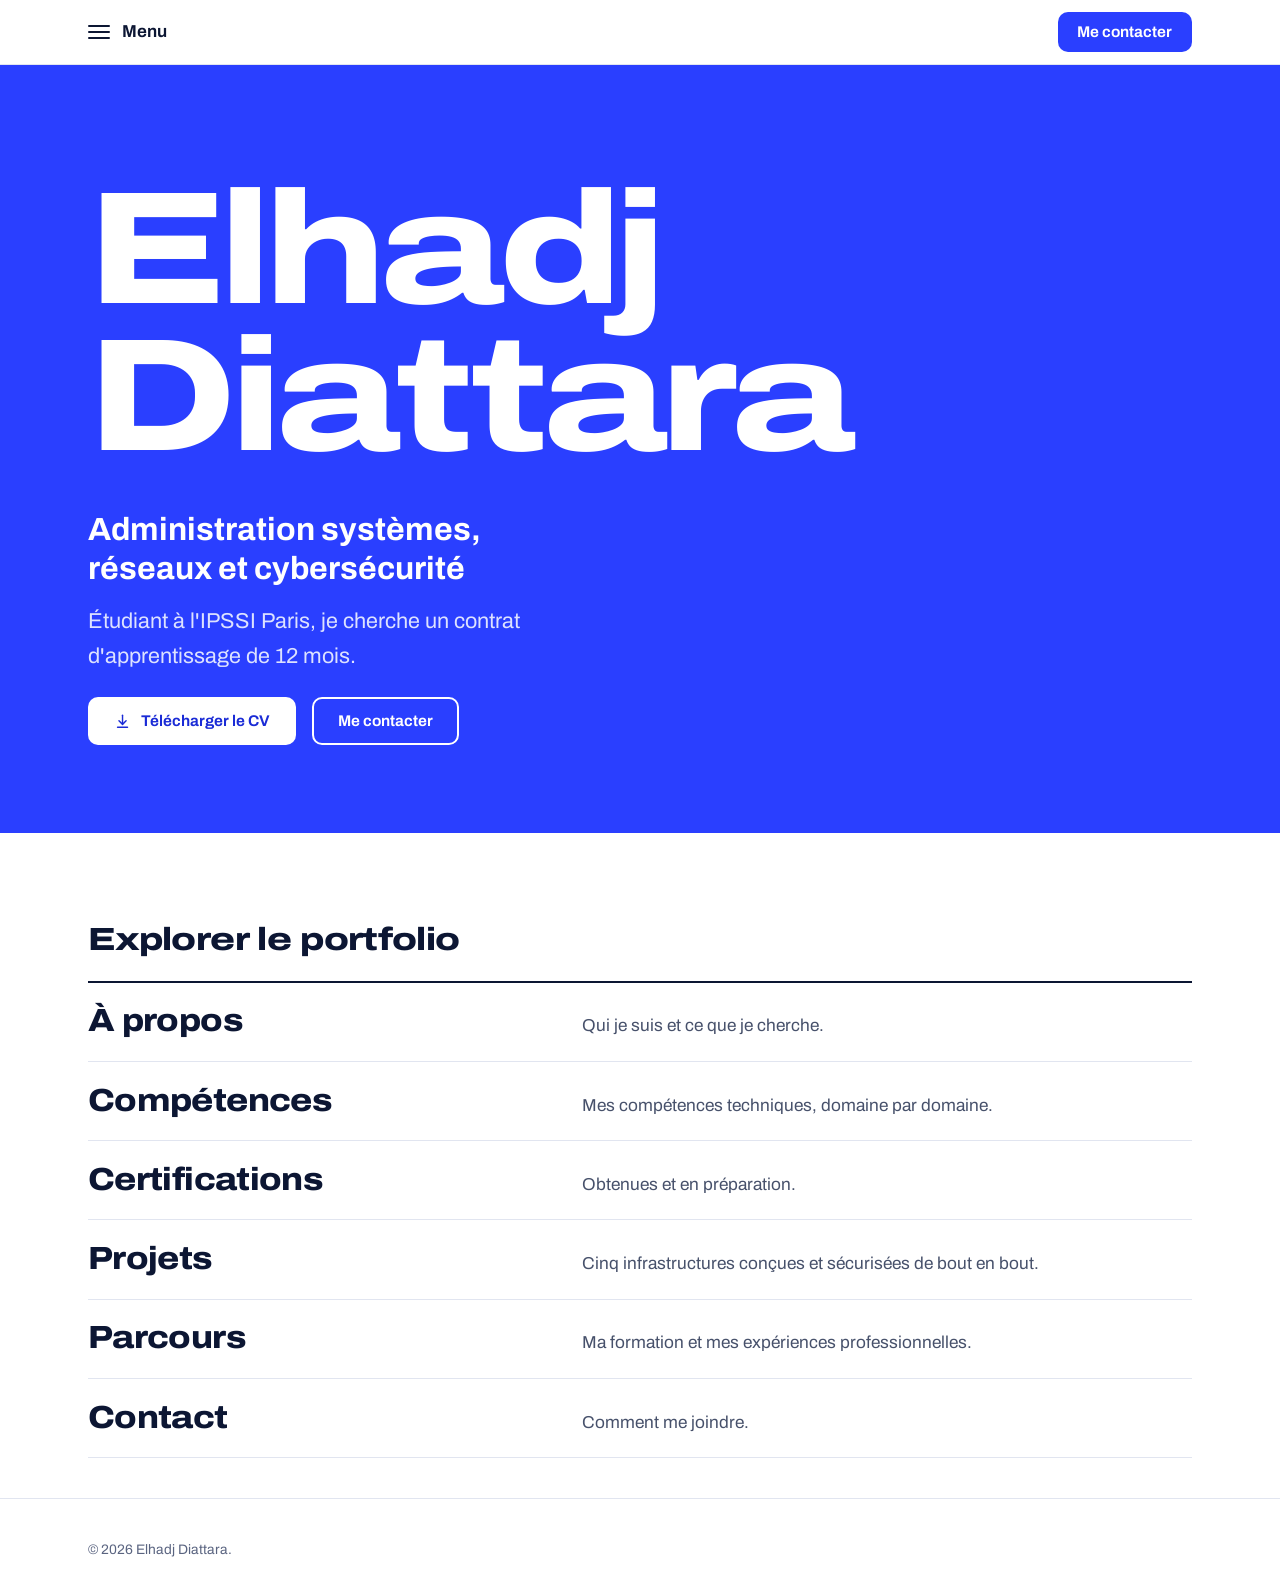
<file: index.html>
<!DOCTYPE html>
<html lang="fr">
<head>
  <meta charset="UTF-8" />
  <meta name="viewport" content="width=device-width, initial-scale=1.0" />
  <title>Elhadj Diattara — Administration Systèmes, Réseaux &amp; Cybersécurité</title>
  <meta name="description" content="Portfolio d'Elhadj Diattara, étudiant en Administration Systèmes, Réseaux et Cybersécurité à l'IPSSI Paris. Projets, compétences et certifications." />

  <link rel="stylesheet" href="css/variables.css" />
  <link rel="stylesheet" href="css/reset.css" />
  <link rel="stylesheet" href="css/base.css" />
  <link rel="stylesheet" href="css/animations.css" />
  <link rel="stylesheet" href="css/components.css" />
  <link rel="stylesheet" href="css/pages.css" />
</head>
<body>

  <!-- 
      EN-TÊTE : le bouton Menu est un élément <details> natif,
        identique sur ordinateur et sur mobile.
        -->
  <header class="header">
    <div class="container header__row">
      <details class="menu">
        <summary class="menu__button">
          <span class="menu__bars" aria-hidden="true"><span></span><span></span><span></span></span>
          <span>Menu</span>
        </summary>
        <nav class="menu__panel" aria-label="Navigation principale">
          <a href="index.html">Accueil</a>
          <a href="about.html">À propos</a>
          <a href="skills.html">Compétences</a>
          <a href="certifications.html">Certifications</a>
          <a href="projects.html">Projets</a>
          <a href="parcours.html">Parcours</a>
          <a href="contact.html">Contact</a>
        </nav>
      </details>
      <a class="btn btn--primary btn--sm" href="contact.html">Me contacter</a>
    </div>
  </header>

  
    
      
        
  <main id="top">       
    <section class="hero">
      <div class="container">
        <h1 class="hero__name">
          <span class="hero__line"><span>Elhadj</span></span>
          <span class="hero__line"><span>Diattara</span></span>
        </h1>
        <p class="hero__role">Administration systèmes, réseaux et cybersécurité</p>
        <p class="hero__text">Étudiant à l'IPSSI Paris, je cherche un contrat d'apprentissage de 12 mois.</p>
        <div class="hero__actions">
          <a href="assets/cv/CV_Elhadj_Diattara.pdf" download class="btn btn--light">
            <svg class="icon"><use href="#icon-download"></use></svg>
            Télécharger le CV
          </a>
          <a href="contact.html" class="btn btn--outline-light">Me contacter</a>
        </div>
      </div>
    </section>

    <!-- 
        LISTE DES PAGES
          -->
    <section class="section">
      <div class="container">
        <h2 class="explore__title">Explorer le portfolio</h2>
        <nav class="explore" aria-label="Pages du portfolio">
          <a class="explore__item" href="about.html">
            <span class="explore__name">À propos</span>
            <span class="explore__desc">Qui je suis et ce que je cherche.</span>
          </a>
          <a class="explore__item" href="skills.html">
            <span class="explore__name">Compétences</span>
            <span class="explore__desc">Mes compétences techniques, domaine par domaine.</span>
          </a>
          <a class="explore__item" href="certifications.html">
            <span class="explore__name">Certifications</span>
            <span class="explore__desc">Obtenues et en préparation.</span>
          </a>
          <a class="explore__item" href="projects.html">
            <span class="explore__name">Projets</span>
            <span class="explore__desc">Cinq infrastructures conçues et sécurisées de bout en bout.</span>
          </a>
          <a class="explore__item" href="parcours.html">
            <span class="explore__name">Parcours</span>
            <span class="explore__desc">Ma formation et mes expériences professionnelles.</span>
          </a>
          <a class="explore__item" href="contact.html">
            <span class="explore__name">Contact</span>
            <span class="explore__desc">Comment me joindre.</span>
          </a>
        </nav>
      </div>
    </section>

    <footer class="page-foot">
      <div class="container">
        <div class="page-foot__copyright">© <span data-current-year></span> Elhadj Diattara.</div>
      </div>
    </footer>
  </main>

  
       
       
  <!--Pour mes icônes, j’ai utilisé des SVG, des dessins faits en code. 
  Je les définis une fois en bas de la page, dans une boîte cachée, 
  et chaque bouton les réutilise avec une ligne "use". 
  Elles ne demandent aucun fichier à télécharger et prennent la couleur du texte-->

  <!--viewBox="0 0 24 24" : la grille de dessin, un carré de 24 sur 24.-->
  <!--path d="..." : les consignes de dessin.-->
  <svg style="position:absolute; width:0; height:0; overflow:hidden" aria-hidden="true">
    <defs>
      <symbol id="icon-download" viewBox="0 0 24 24"><path d="M12 3v12"/><polyline points="7 11 12 16 17 11"/><line x1="5" y1="20" x2="19" y2="20"/></symbol>
      <symbol id="icon-file-text" viewBox="0 0 24 24"><path d="M6 3h8l5 5v13a1 1 0 0 1-1 1H6a1 1 0 0 1-1-1V4a1 1 0 0 1 1-1z"/><polyline points="14 3 14 8 19 8"/><line x1="8" y1="13" x2="16" y2="13"/><line x1="8" y1="16.5" x2="14" y2="16.5"/></symbol>
      <symbol id="icon-send" viewBox="0 0 24 24"><line x1="21" y1="3" x2="10" y2="14"/><polygon points="21 3 14.5 21 10 14 3 9.5 21 3"/></symbol>
      <symbol id="icon-chevron-down" viewBox="0 0 24 24"><polyline points="6 9 12 15 18 9"/></symbol>
      <symbol id="icon-check" viewBox="0 0 24 24"><polyline points="5 12 10 17 19 7"/></symbol>
    </defs>
  </svg>

  <script src="js/menu.js" defer></script>
</body>
</html>
</file>
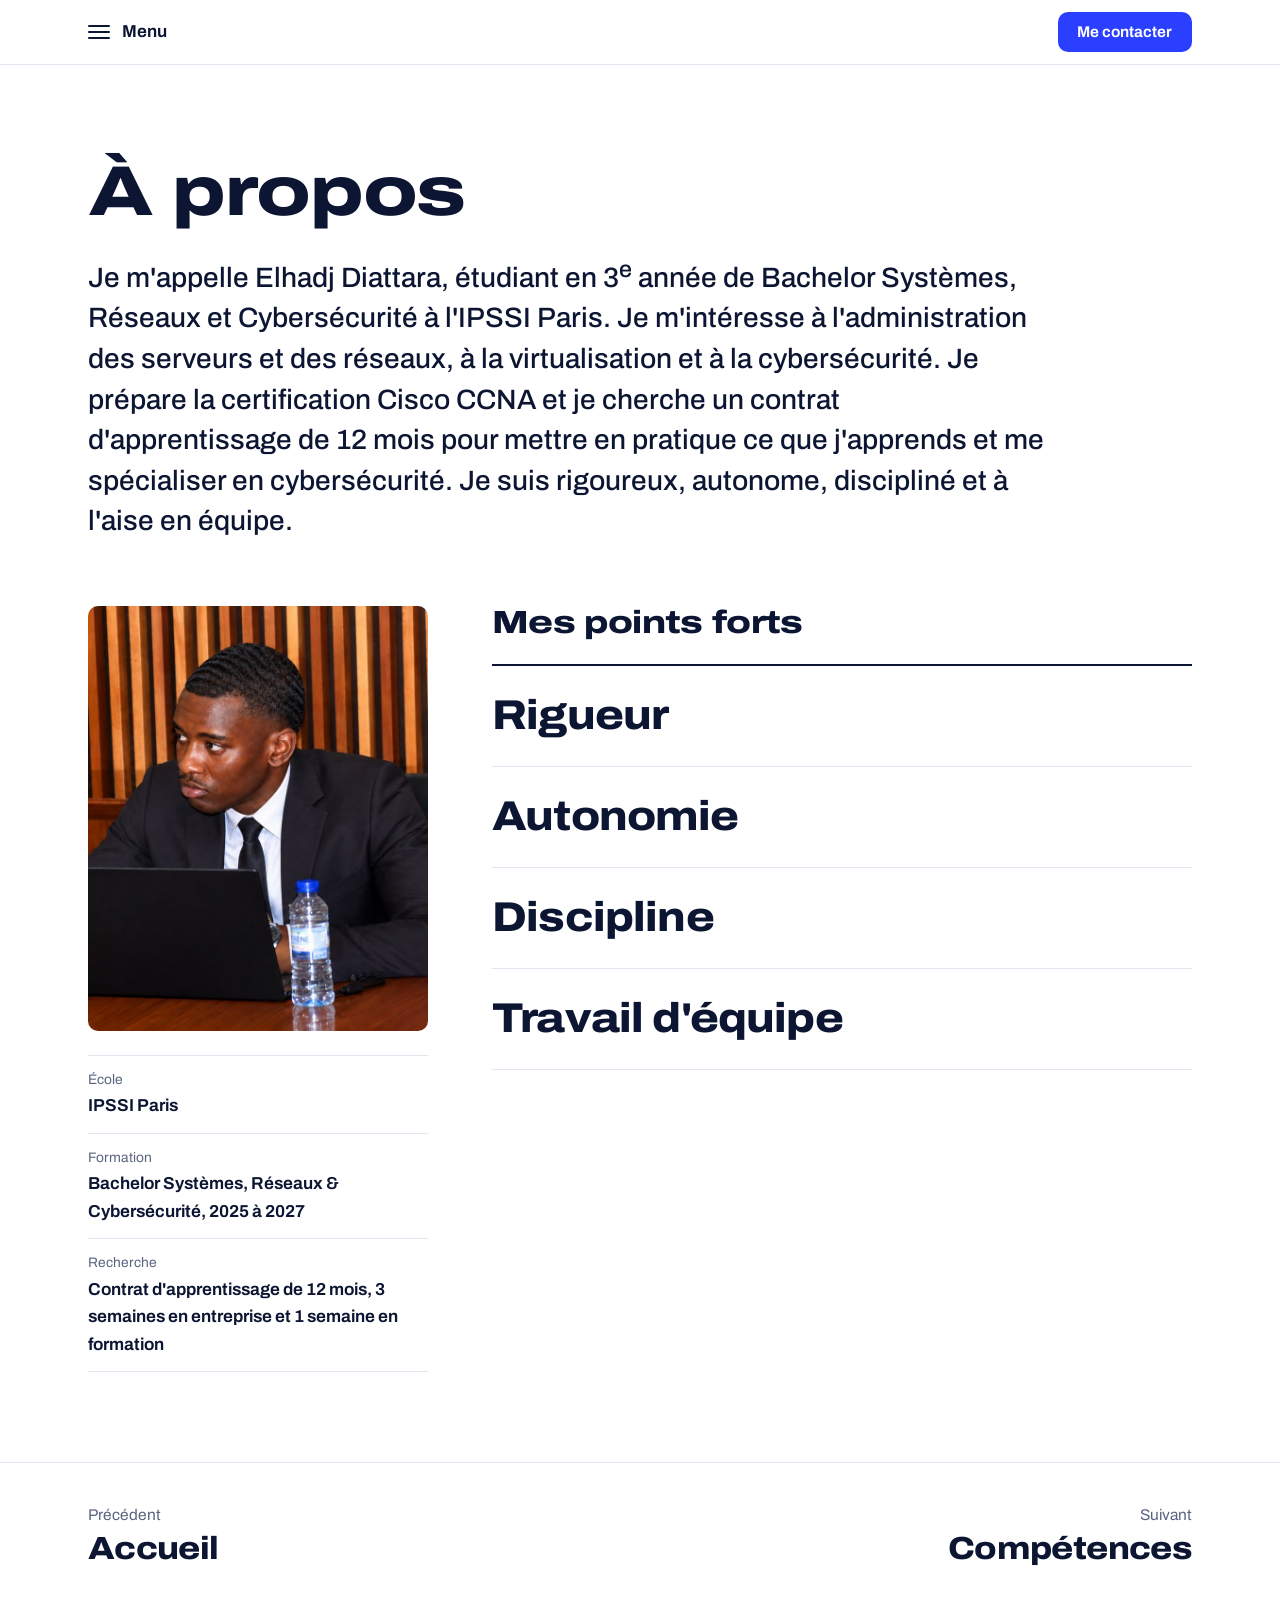
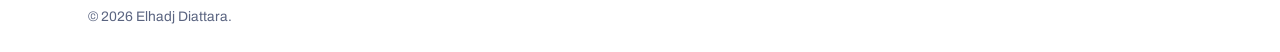
<file: about.html>
<!DOCTYPE html>
<html lang="fr">
<head>
  <meta charset="UTF-8" />
  <meta name="viewport" content="width=device-width, initial-scale=1.0" /> <!--viewport, dit au téléphone d’utiliser sa vraie largeur 
  au lieu d’afficher le site rétréci comme sur un grand écran-->
  <title>À propos — Elhadj Diattara</title>
  <meta name="description" content="Parcours et motivation d'Elhadj Diattara, étudiant en Administration Systèmes, Réseaux et Cybersécurité à l'IPSSI Paris." />

  <link rel="stylesheet" href="css/variables.css" />
  <link rel="stylesheet" href="css/reset.css" />
  <link rel="stylesheet" href="css/base.css" />
  <link rel="stylesheet" href="css/animations.css" />
  <link rel="stylesheet" href="css/components.css" />
  <link rel="stylesheet" href="css/pages.css" />
</head>
<body>

  <!-- 
    EN-TÊTE : le bouton Menu est un élément <details> natif,
      identique sur ordinateur et sur mobile.
        -->
  <header class="header">
    <div class="container header__row">
      <details class="menu">
        <summary class="menu__button">
          <span class="menu__bars" aria-hidden="true"><span></span><span></span><span></span></span>
          <span>Menu</span>
        </summary>
        <nav class="menu__panel" aria-label="Navigation principale">
          <a href="index.html">Accueil</a>
          <a href="about.html">À propos</a>
          <a href="skills.html">Compétences</a>
          <a href="certifications.html">Certifications</a>
          <a href="projects.html">Projets</a>
          <a href="parcours.html">Parcours</a>
          <a href="contact.html">Contact</a>
        </nav>
      </details>
      <a class="btn btn--primary btn--sm" href="contact.html">Me contacter</a>
    </div>
  </header>

  <main id="top">
    <!-- 
        PRÉSENTATION (méthode P.R.O.F.)
        P : nom, formation, année          R : ce qui m'intéresse
        O : mon objectif                   F : mes forces
        -->
        
    <section class="section">
      <div class="container">
        <h1 class="page-intro__title">À propos</h1>
        <p class="about__statement">
          Je m'appelle Elhadj Diattara, étudiant en 3<sup>e</sup> année de Bachelor Systèmes,
          Réseaux et Cybersécurité à l'IPSSI Paris. Je m'intéresse à l'administration des
          serveurs et des réseaux, à la virtualisation et à la cybersécurité. Je prépare la
          certification Cisco CCNA et je cherche un contrat d'apprentissage de 12 mois pour
          mettre en pratique ce que j'apprends et me spécialiser en cybersécurité. Je suis
          rigoureux, autonome, discipliné et à l'aise en équipe.
        </p>
      </div>
    </section>

    <section class="section--tight">
      <div class="container about__grid">
        <div>
          <img class="about__photo" src="assets/images/portrait-elhadj.jpg" width="720" height="900" alt="Portrait d'Elhadj Diattara" />
          <dl class="facts">
            <div class="facts__row"><dt>École</dt><dd>IPSSI Paris</dd></div>
            <div class="facts__row"><dt>Formation</dt><dd>Bachelor Systèmes, Réseaux &amp; Cybersécurité, 2025 à 2027</dd></div>
            <div class="facts__row"><dt>Recherche</dt><dd>Contrat d'apprentissage de 12 mois, 3 semaines en entreprise et 1 semaine en formation</dd></div>
          </dl>
        </div>

        <!-- Mes forces, en quelques mots  -->
        <div>
          <h2 class="about__h2">Mes points forts</h2>
          <ul class="strengths">
            <li>Rigueur</li>
            <li>Autonomie</li>
            <li>Discipline</li>
            <li>Travail d'équipe</li>
          </ul>
        </div>
      </div>
    </section>

    <footer class="page-foot">
      <div class="container">
        <nav class="page-foot__nav">
          <a class="page-foot__link page-foot__link--prev" href="index.html">
            <span class="page-foot__link-cue">Précédent</span>
            <span class="page-foot__link-name">Accueil</span>
          </a>
          <a class="page-foot__link page-foot__link--next" href="skills.html">
            <span class="page-foot__link-cue">Suivant</span>
            <span class="page-foot__link-name">Compétences</span>
          </a>
        </nav>
        <div class="page-foot__copyright">© <span data-current-year></span> Elhadj Diattara.</div>
      </div>
    </footer>
  </main>


  <!--Pour mes icônes, j’ai utilisé des SVG, des dessins faits en code. 
  Je les définis une fois en bas de la page, dans une boîte cachée, 
  et chaque bouton les réutilise avec une ligne "use". 
  Elles ne demandent aucun fichier à télécharger et prennent la couleur du texte-->
  <!--Chaque page HTML est un fichier indépendant donc le navigateur lit une seule page à la fois, et <use href="#icon-send"> ne peut retrouver un dessin que dans la même page-->

  <!--viewBox="0 0 24 24" : la grille de dessin, un carré de 24 sur 24.-->
  <!--path d="..." : les consignes de dessin.-->
  <svg style="position:absolute; width:0; height:0; overflow:hidden" aria-hidden="true">
    <defs>
      <symbol id="icon-download" viewBox="0 0 24 24"><path d="M12 3v12"/><polyline points="7 11 12 16 17 11"/><line x1="5" y1="20" x2="19" y2="20"/></symbol>
      <symbol id="icon-file-text" viewBox="0 0 24 24"><path d="M6 3h8l5 5v13a1 1 0 0 1-1 1H6a1 1 0 0 1-1-1V4a1 1 0 0 1 1-1z"/><polyline points="14 3 14 8 19 8"/><line x1="8" y1="13" x2="16" y2="13"/><line x1="8" y1="16.5" x2="14" y2="16.5"/></symbol>
      <symbol id="icon-send" viewBox="0 0 24 24"><line x1="21" y1="3" x2="10" y2="14"/><polygon points="21 3 14.5 21 10 14 3 9.5 21 3"/></symbol>
      <symbol id="icon-chevron-down" viewBox="0 0 24 24"><polyline points="6 9 12 15 18 9"/></symbol>
      <symbol id="icon-check" viewBox="0 0 24 24"><polyline points="5 12 10 17 19 7"/></symbol>
    </defs>
  </svg>

  <script src="js/menu.js" defer></script>
</body>
</html>
</file>
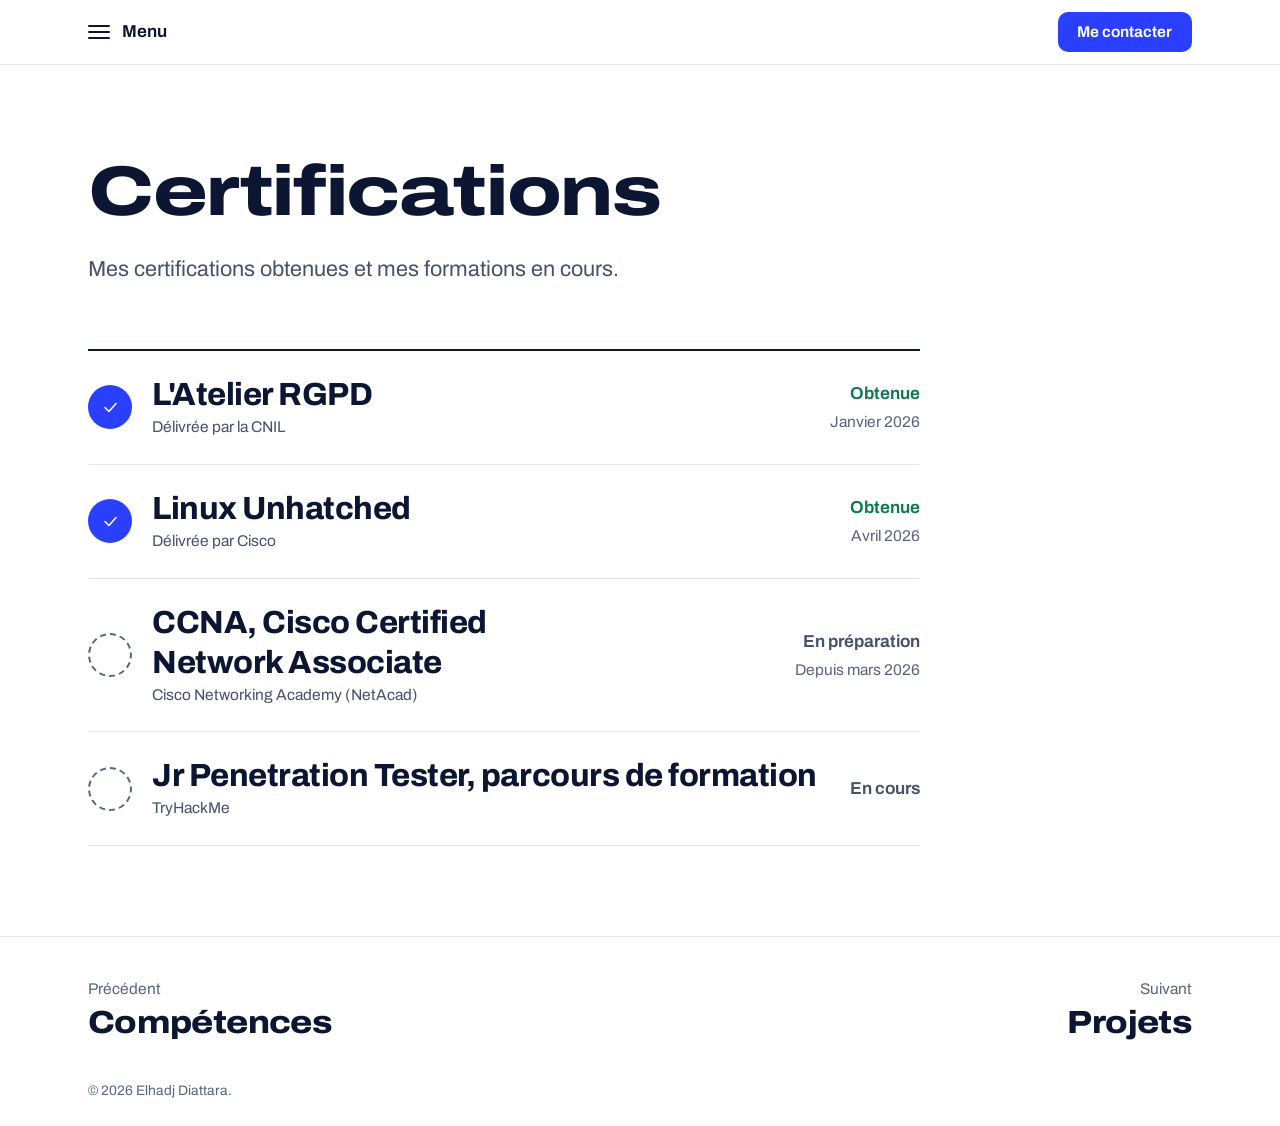
<file: certifications.html>
<!DOCTYPE html>
<html lang="fr">
<head>
  <meta charset="UTF-8" />
  <meta name="viewport" content="width=device-width, initial-scale=1.0" />
  <title>Certifications — Elhadj Diattara</title>
  <meta name="description" content="Certifications d'Elhadj Diattara : CNIL, Cisco Networking Academy et préparation à la certification CCNA." />

  <link rel="stylesheet" href="css/variables.css" />
  <link rel="stylesheet" href="css/reset.css" />
  <link rel="stylesheet" href="css/base.css" />
  <link rel="stylesheet" href="css/animations.css" />
  <link rel="stylesheet" href="css/components.css" />
  <link rel="stylesheet" href="css/pages.css" />
</head>
<body>

  <!-- 
      EN-TÊTE : le bouton "Menu" est un élément <details> natif,
      identique sur ordinateur et sur mobile.
        -->
  <header class="header">
    <div class="container header__row">
      <details class="menu">
        <summary class="menu__button">
          <span class="menu__bars" aria-hidden="true"><span></span><span></span><span></span></span>
          <span>Menu</span>
        </summary>
        <nav class="menu__panel" aria-label="Navigation principale">
          <a href="index.html">Accueil</a>
          <a href="about.html">À propos</a>
          <a href="skills.html">Compétences</a>
          <a href="certifications.html">Certifications</a>
          <a href="projects.html">Projets</a>
          <a href="parcours.html">Parcours</a>
          <a href="contact.html">Contact</a>
        </nav>
      </details>
      <a class="btn btn--primary btn--sm" href="contact.html">Me contacter</a>
    </div>
  </header>

  <main id="top">
    <section class="section">
      <div class="container">
        <h1 class="page-intro__title">Certifications</h1>
        <p class="page-intro__lead">Mes certifications obtenues et mes formations en cours.</p>
      </div>
    </section>

    <section class="section--tight">
      <div class="container">
        <div class="certs-list">

          <div class="cert-row">
            <div class="cert-row__mark cert-row__mark--done"><svg class="icon"><use href="#icon-check"></use></svg></div>
            <div>
              <h3 class="cert-row__name">L'Atelier RGPD</h3>
              <p class="cert-row__issuer">Délivrée par la CNIL</p>
            </div>
            <div class="cert-row__right">
              <span class="cert-row__status cert-row__status--done">Obtenue</span>
              <span class="cert-row__date">Janvier 2026</span>
            </div>
          </div>

          <div class="cert-row">
            <div class="cert-row__mark cert-row__mark--done"><svg class="icon"><use href="#icon-check"></use></svg></div>
            <div>
              <h3 class="cert-row__name">Linux Unhatched</h3>
              <p class="cert-row__issuer">Délivrée par Cisco</p>
            </div>
            <div class="cert-row__right">
              <span class="cert-row__status cert-row__status--done">Obtenue</span>
              <span class="cert-row__date">Avril 2026</span>
            </div>
          </div>

          <div class="cert-row">
            <div class="cert-row__mark cert-row__mark--pending"></div>
            <div>
              <h3 class="cert-row__name">CCNA, Cisco Certified Network Associate</h3>
              <p class="cert-row__issuer">Cisco Networking Academy (NetAcad)</p>
            </div>
            <div class="cert-row__right">
              <span class="cert-row__status cert-row__status--pending">En préparation</span>
              <span class="cert-row__date">Depuis mars 2026</span>
            </div>
          </div>

          <div class="cert-row">
            <div class="cert-row__mark cert-row__mark--pending"></div>
            <div>
              <h3 class="cert-row__name">Jr Penetration Tester, parcours de formation</h3>
              <p class="cert-row__issuer">TryHackMe</p>
            </div>
            <div class="cert-row__right">
              <span class="cert-row__status cert-row__status--pending">En cours</span>
            </div>
          </div>

        </div>
      </div>
    </section>

    <footer class="page-foot">
      <div class="container">
        <nav class="page-foot__nav">
          <a class="page-foot__link page-foot__link--prev" href="skills.html">
            <span class="page-foot__link-cue">Précédent</span>
            <span class="page-foot__link-name">Compétences</span>
          </a>
          <a class="page-foot__link page-foot__link--next" href="projects.html">
            <span class="page-foot__link-cue">Suivant</span>
            <span class="page-foot__link-name">Projets</span>
          </a>
        </nav>
        <div class="page-foot__copyright">© <span data-current-year></span> Elhadj Diattara.</div>
      </div>
    </footer>
  </main>


  <!--Pour mes icônes, j’ai utilisé des SVG, des dessins faits en code. 
  Je les définis une fois en bas de la page, dans une boîte cachée, 
  et chaque bouton les réutilise avec une ligne "use". 
  Elles ne demandent aucun fichier à télécharger et prennent la couleur du texte-->

  <!--viewBox="0 0 24 24" : la grille de dessin, un carré de 24 sur 24.-->
  <!--path d="..." : les consignes de dessin.-->
  

  <svg style="position:absolute; width:0; height:0; overflow:hidden" aria-hidden="true">
    <defs>
      <symbol id="icon-download" viewBox="0 0 24 24"><path d="M12 3v12"/><polyline points="7 11 12 16 17 11"/><line x1="5" y1="20" x2="19" y2="20"/></symbol>
      <symbol id="icon-file-text" viewBox="0 0 24 24"><path d="M6 3h8l5 5v13a1 1 0 0 1-1 1H6a1 1 0 0 1-1-1V4a1 1 0 0 1 1-1z"/><polyline points="14 3 14 8 19 8"/><line x1="8" y1="13" x2="16" y2="13"/><line x1="8" y1="16.5" x2="14" y2="16.5"/></symbol>
      <symbol id="icon-send" viewBox="0 0 24 24"><line x1="21" y1="3" x2="10" y2="14"/><polygon points="21 3 14.5 21 10 14 3 9.5 21 3"/></symbol>
      <symbol id="icon-chevron-down" viewBox="0 0 24 24"><polyline points="6 9 12 15 18 9"/></symbol>
      <symbol id="icon-check" viewBox="0 0 24 24"><polyline points="5 12 10 17 19 7"/></symbol>
    </defs>
  </svg>

  <script src="js/menu.js" defer></script>
</body>
</html>
</file>
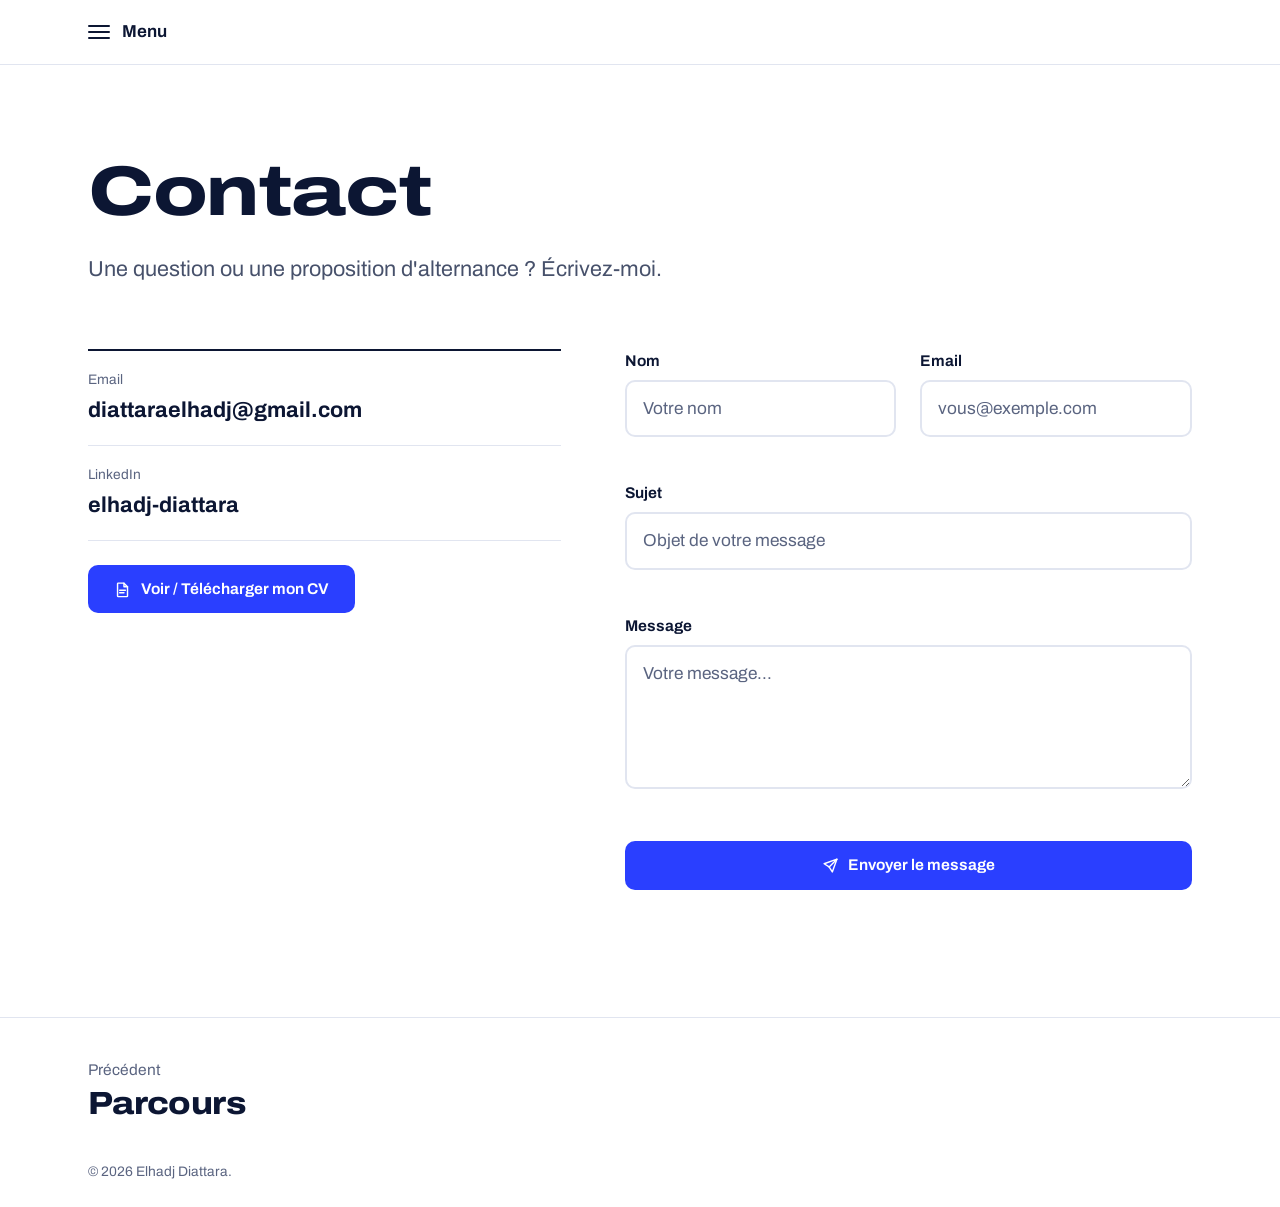
<file: contact.html>
<!DOCTYPE html>
<html lang="fr">
<head>
  <meta charset="UTF-8" />
  <meta name="viewport" content="width=device-width, initial-scale=1.0" />
  <title>Contact — Elhadj Diattara</title>
  <meta name="description" content="Contactez Elhadj Diattara, étudiant en Administration Systèmes, Réseaux et Cybersécurité, par email ou LinkedIn." />

  <link rel="stylesheet" href="css/variables.css" />
  <link rel="stylesheet" href="css/reset.css" />
  <link rel="stylesheet" href="css/base.css" />
  <link rel="stylesheet" href="css/animations.css" />
  <link rel="stylesheet" href="css/components.css" />
  <link rel="stylesheet" href="css/pages.css" />
</head>
<body>

  <!-- 
      EN-TÊTE : le bouton Menu est un élément <details> natif,
      identique sur ordinateur et sur mobile.
        -->
  <header class="header">
    <div class="container header__row">
      <details class="menu">
        <summary class="menu__button">
          <span class="menu__bars" aria-hidden="true"><span></span><span></span><span></span></span>
          <span>Menu</span>
        </summary>
        <nav class="menu__panel" aria-label="Navigation principale">
          <a href="index.html">Accueil</a>
          <a href="about.html">À propos</a>
          <a href="skills.html">Compétences</a>
          <a href="certifications.html">Certifications</a>
          <a href="projects.html">Projets</a>
          <a href="parcours.html">Parcours</a>
          <a href="contact.html">Contact</a>
        </nav>
      </details>
    </div>
  </header>

  <main id="top">
    <section class="section">
      <div class="container">
        <h1 class="page-intro__title">Contact</h1>
        <p class="page-intro__lead">Une question ou une proposition d'alternance ? Écrivez-moi.</p>
      </div>
    </section>

    <section class="section--tight">
      <div class="container contact-grid">

        <div class="contact-info">
          <div class="contact-info__row">
            <span class="contact-info__label">Email</span>
            <a class="contact-info__value" href="mailto:diattaraelhadj@gmail.com">diattaraelhadj@gmail.com</a>
          </div>
          <div class="contact-info__row">
            <span class="contact-info__label">LinkedIn</span>
            <a class="contact-info__value" href="https://www.linkedin.com/in/elhadj-diattara/" target="_blank" rel="noopener noreferrer">elhadj-diattara</a>
          </div>

          <a href="assets/cv/CV_Elhadj_Diattara.pdf" download class="btn btn--primary contact-info__cv">
            <svg class="icon"><use href="#icon-file-text"></use></svg>
            Voir / Télécharger mon CV
          </a>
        </div>

        <div class="contact-form-col">
          <form id="contact-form" novalidate>
            <div class="field-row">
              <div class="field">
                <label class="field__label" for="name">Nom</label>
                <input class="field__control" type="text" id="name" name="name" placeholder="Votre nom" />
                <span class="field__error"></span>
              </div>
              <div class="field">
                <label class="field__label" for="email">Email</label>
                <input class="field__control" type="email" id="email" name="email" placeholder="vous@exemple.com" />
                <span class="field__error"></span>
              </div>
            </div>

            <div class="field">
              <label class="field__label" for="subject">Sujet</label>
              <input class="field__control" type="text" id="subject" name="subject" placeholder="Objet de votre message" />
              <span class="field__error"></span>
            </div>

            <div class="field">
              <label class="field__label" for="message">Message</label>
              <textarea class="field__control" id="message" name="message" placeholder="Votre message..."></textarea>
              <span class="field__error"></span>
            </div>

            <button type="submit" class="btn btn--primary" style="width:100%">
              <svg class="icon"><use href="#icon-send"></use></svg>
              <span>Envoyer le message</span>
            </button>

            <div class="form-status" id="form-status"></div>
          </form>
        </div>
      </div>
    </section>

    <footer class="page-foot">
      <div class="container">
        <nav class="page-foot__nav">
          <a class="page-foot__link page-foot__link--prev" href="parcours.html">
            <span class="page-foot__link-cue">Précédent</span>
            <span class="page-foot__link-name">Parcours</span>
          </a>
        </nav>
        <div class="page-foot__copyright">© <span data-current-year></span> Elhadj Diattara.</div>
      </div>
    </footer>
  </main>



  <!--Pour mes icônes, j’ai utilisé des SVG, des dessins faits en code. 
  Je les définis une fois en bas de la page, dans une boîte cachée, 
  et chaque bouton les réutilise avec une ligne "use". 
  Elles ne demandent aucun fichier à télécharger et prennent la couleur du texte-->

  <!--viewBox="0 0 24 24" : la grille de dessin, un carré de 24 sur 24.-->
  <!--path d="..." : les consignes de dessin.-->
  <svg style="position:absolute; width:0; height:0; overflow:hidden" aria-hidden="true">
    <defs>
      <symbol id="icon-download" viewBox="0 0 24 24"><path d="M12 3v12"/><polyline points="7 11 12 16 17 11"/><line x1="5" y1="20" x2="19" y2="20"/></symbol>
      <symbol id="icon-file-text" viewBox="0 0 24 24"><path d="M6 3h8l5 5v13a1 1 0 0 1-1 1H6a1 1 0 0 1-1-1V4a1 1 0 0 1 1-1z"/><polyline points="14 3 14 8 19 8"/><line x1="8" y1="13" x2="16" y2="13"/><line x1="8" y1="16.5" x2="14" y2="16.5"/></symbol>
      <symbol id="icon-send" viewBox="0 0 24 24"><line x1="21" y1="3" x2="10" y2="14"/><polygon points="21 3 14.5 21 10 14 3 9.5 21 3"/></symbol>
      <symbol id="icon-chevron-down" viewBox="0 0 24 24"><polyline points="6 9 12 15 18 9"/></symbol>
      <symbol id="icon-check" viewBox="0 0 24 24"><polyline points="5 12 10 17 19 7"/></symbol>
    </defs>
  </svg>

  <script src="js/menu.js" defer></script>
  <script src="js/contact-form.js" defer></script>
</body>
</html>
</file>
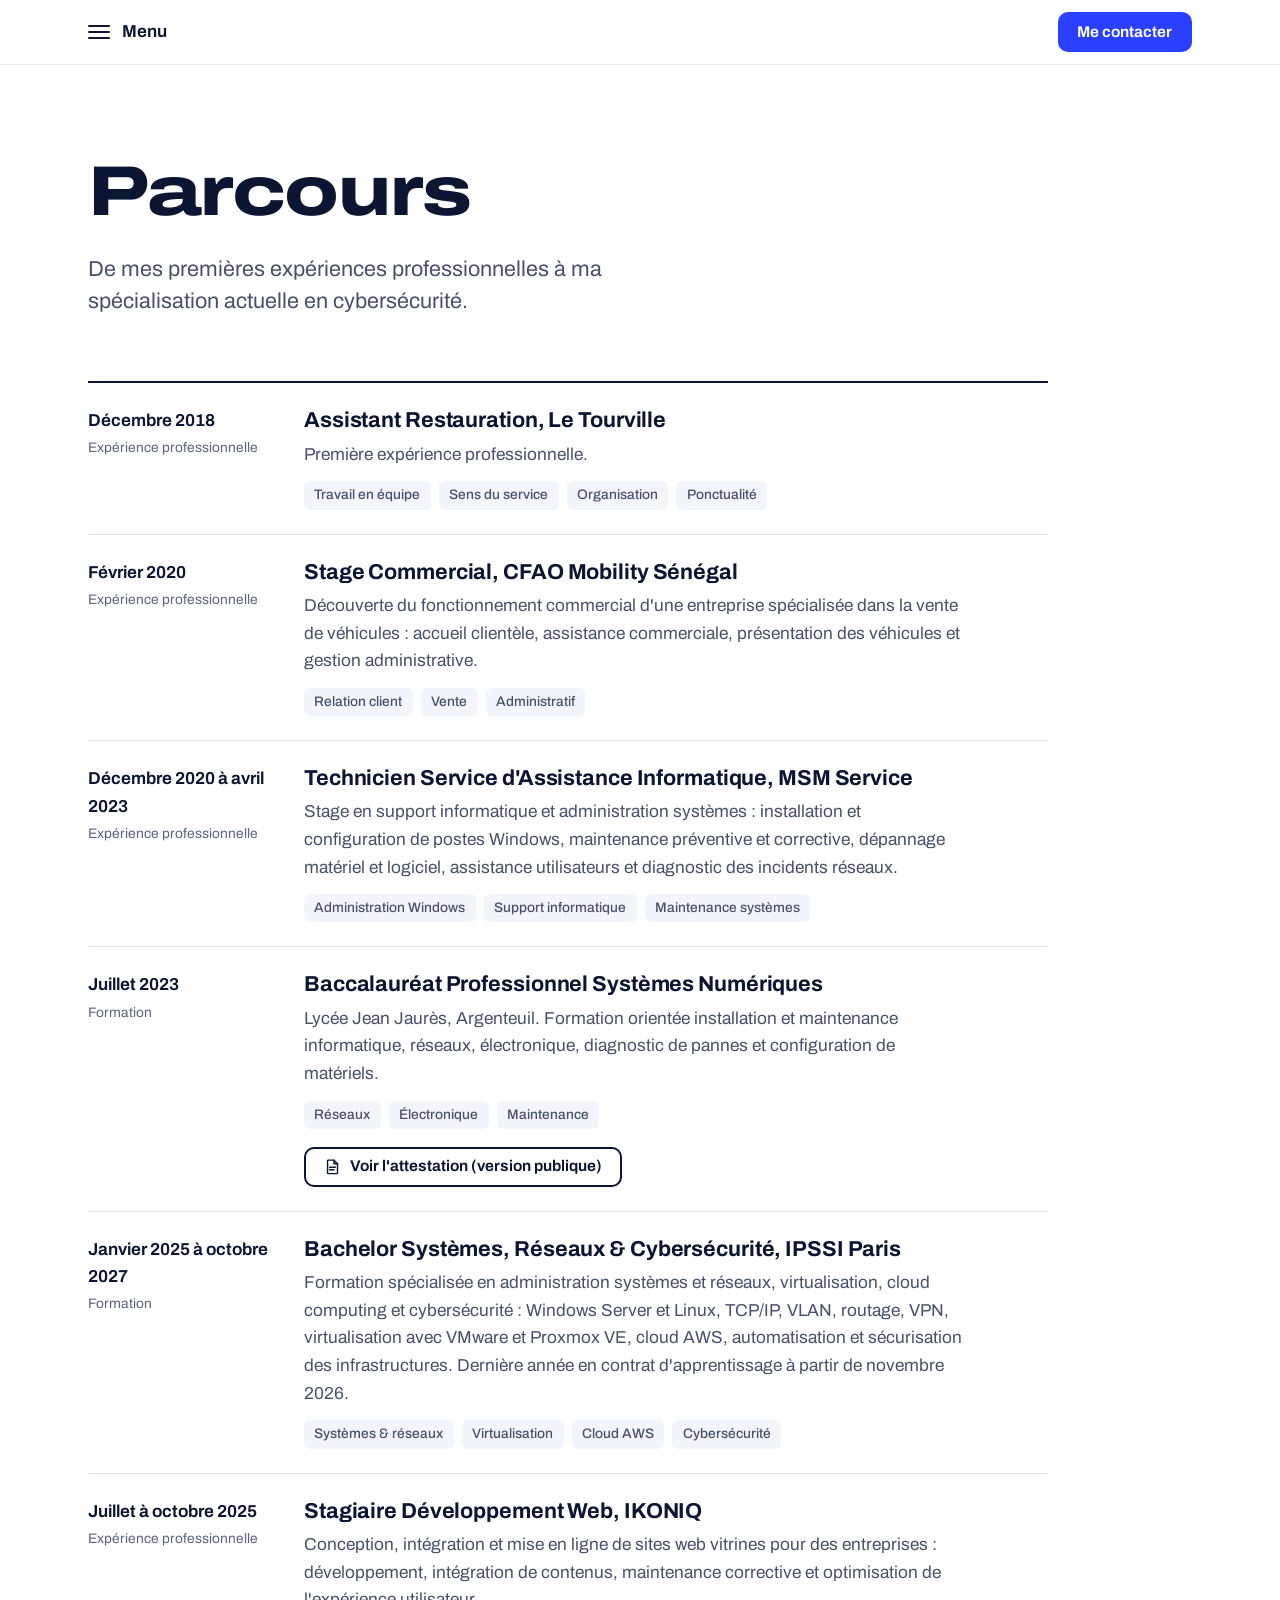
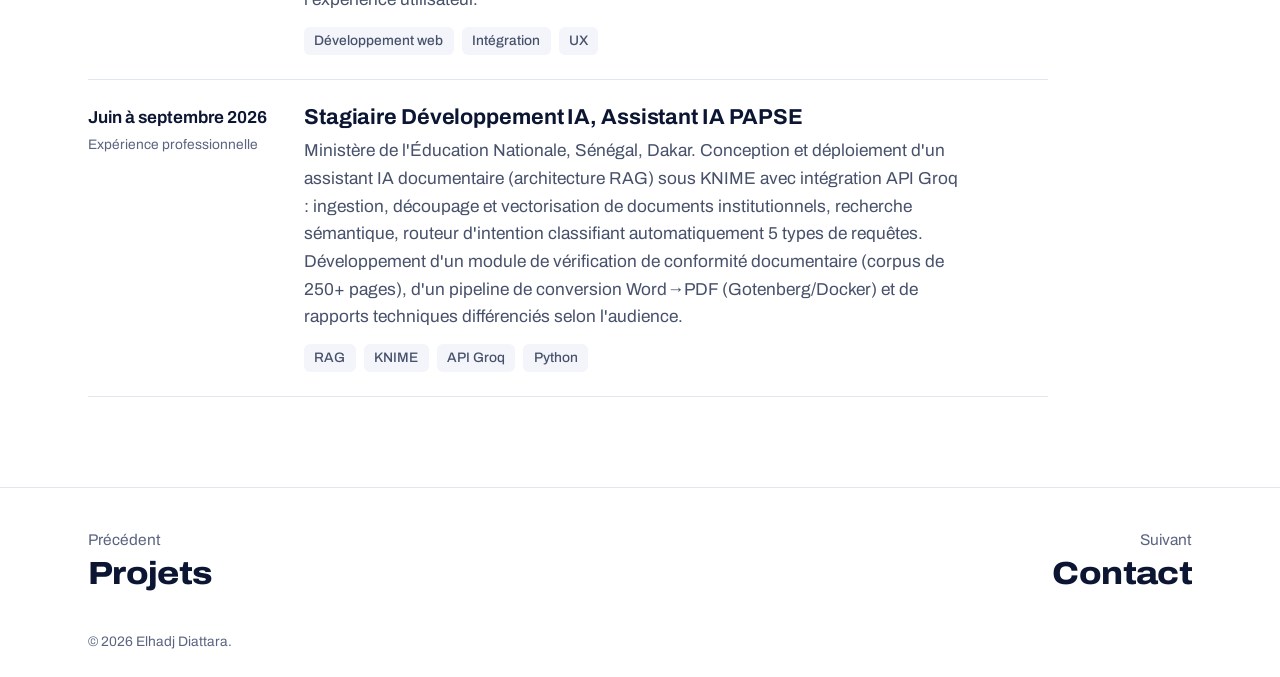
<file: parcours.html>
<!DOCTYPE html>
<html lang="fr">
<head>
  <meta charset="UTF-8" />
  <meta name="viewport" content="width=device-width, initial-scale=1.0" />
  <title>Parcours — Elhadj Diattara</title>
  <meta name="description" content="Parcours scolaire et professionnel d'Elhadj Diattara : du Baccalauréat Professionnel au Bachelor Systèmes, Réseaux et Cybersécurité." />

  <link rel="stylesheet" href="css/variables.css" />
  <link rel="stylesheet" href="css/reset.css" />
  <link rel="stylesheet" href="css/base.css" />
  <link rel="stylesheet" href="css/animations.css" />
  <link rel="stylesheet" href="css/components.css" />
  <link rel="stylesheet" href="css/pages.css" />
</head>
<body>

  <!-- 
      EN-TÊTE : le bouton Menu est un élément <details> natif,
      identique sur ordinateur et sur mobile.
        -->
  <header class="header">
    <div class="container header__row">
      <details class="menu">
        <summary class="menu__button">
          <span class="menu__bars" aria-hidden="true"><span></span><span></span><span></span></span>
          <span>Menu</span>
        </summary>
        <nav class="menu__panel" aria-label="Navigation principale">
          <a href="index.html">Accueil</a>
          <a href="about.html">À propos</a>
          <a href="skills.html">Compétences</a>
          <a href="certifications.html">Certifications</a>
          <a href="projects.html">Projets</a>
          <a href="parcours.html">Parcours</a>
          <a href="contact.html">Contact</a>
        </nav>
      </details>
      <a class="btn btn--primary btn--sm" href="contact.html">Me contacter</a>
    </div>
  </header>

  <main id="top">
    <section class="section">
      <div class="container">
        <h1 class="page-intro__title">Parcours</h1>
        <p class="page-intro__lead">De mes premières expériences professionnelles à ma spécialisation actuelle en cybersécurité.</p>
      </div>
    </section>

    <section class="section--tight">
      <div class="container">
        <div class="history">

          <div class="history-entry">
            <div class="history-entry__when">
              <span class="history-entry__period">Décembre 2018</span>
              <span class="history-entry__type">Expérience professionnelle</span>
            </div>
            <div>
              <h3 class="history-entry__title">Assistant Restauration, Le Tourville</h3>
              <p class="history-entry__desc">Première expérience professionnelle.</p>
              <div class="history-entry__tags">
                <span class="tag">Travail en équipe</span><span class="tag">Sens du service</span>
                <span class="tag">Organisation</span><span class="tag">Ponctualité</span>
              </div>
            </div>
          </div>

          <div class="history-entry">
            <div class="history-entry__when">
              <span class="history-entry__period">Février 2020</span>
              <span class="history-entry__type">Expérience professionnelle</span>
            </div>
            <div>
              <h3 class="history-entry__title">Stage Commercial, CFAO Mobility Sénégal</h3>
              <p class="history-entry__desc">Découverte du fonctionnement commercial d'une entreprise spécialisée dans la vente de véhicules : accueil clientèle, assistance commerciale, présentation des véhicules et gestion administrative.</p>
              <div class="history-entry__tags">
                <span class="tag">Relation client</span><span class="tag">Vente</span><span class="tag">Administratif</span>
              </div>
            </div>
          </div>

          <div class="history-entry">
            <div class="history-entry__when">
              <span class="history-entry__period">Décembre 2020 à avril 2023</span>
              <span class="history-entry__type">Expérience professionnelle</span>
            </div>
            <div>
              <h3 class="history-entry__title">Technicien Service d'Assistance Informatique, MSM Service</h3>
              <p class="history-entry__desc">Stage en support informatique et administration systèmes : installation et configuration de postes Windows, maintenance préventive et corrective, dépannage matériel et logiciel, assistance utilisateurs et diagnostic des incidents réseaux.</p>
              <div class="history-entry__tags">
                <span class="tag">Administration Windows</span><span class="tag">Support informatique</span><span class="tag">Maintenance systèmes</span>
              </div>
            </div>
          </div>

          <div class="history-entry">
            <div class="history-entry__when">
              <span class="history-entry__period">Juillet 2023</span>
              <span class="history-entry__type">Formation</span>
            </div>
            <div>
              <h3 class="history-entry__title">Baccalauréat Professionnel Systèmes Numériques</h3>
              <p class="history-entry__desc">Lycée Jean Jaurès, Argenteuil. Formation orientée installation et maintenance informatique, réseaux, électronique, diagnostic de pannes et configuration de matériels.</p>
              <div class="history-entry__tags">
                <span class="tag">Réseaux</span><span class="tag">Électronique</span><span class="tag">Maintenance</span>
              </div>
              <a href="assets/documents/Attestation_Bac_Pro_Diattara_version_publique.pdf" download class="btn btn--ghost btn--sm" style="margin-top:1.1rem">
                <svg class="icon"><use href="#icon-file-text"></use></svg>
                Voir l'attestation (version publique)
              </a>
            </div>
          </div>

          <div class="history-entry">
            <div class="history-entry__when">
              <span class="history-entry__period">Janvier 2025 à octobre 2027</span>
              <span class="history-entry__type">Formation</span>
            </div>
            <div>
              <h3 class="history-entry__title">Bachelor Systèmes, Réseaux &amp; Cybersécurité, IPSSI Paris</h3>
              <p class="history-entry__desc">Formation spécialisée en administration systèmes et réseaux, virtualisation, cloud computing et cybersécurité : Windows Server et Linux, TCP/IP, VLAN, routage, VPN, virtualisation avec VMware et Proxmox VE, cloud AWS, automatisation et sécurisation des infrastructures. Dernière année en contrat d'apprentissage à partir de novembre 2026.</p>
              <div class="history-entry__tags">
                <span class="tag">Systèmes &amp; réseaux</span><span class="tag">Virtualisation</span>
                <span class="tag">Cloud AWS</span><span class="tag">Cybersécurité</span>
              </div>
            </div>
          </div>

          <div class="history-entry">
            <div class="history-entry__when">
              <span class="history-entry__period">Juillet à octobre 2025</span>
              <span class="history-entry__type">Expérience professionnelle</span>
            </div>
            <div>
              <h3 class="history-entry__title">Stagiaire Développement Web, IKONIQ</h3>
              <p class="history-entry__desc">Conception, intégration et mise en ligne de sites web vitrines pour des entreprises : développement, intégration de contenus, maintenance corrective et optimisation de l'expérience utilisateur.</p>
              <div class="history-entry__tags">
                <span class="tag">Développement web</span><span class="tag">Intégration</span><span class="tag">UX</span>
              </div>
            </div>
          </div>

          <div class="history-entry">
            <div class="history-entry__when">
              <span class="history-entry__period">Juin à septembre 2026</span>
              <span class="history-entry__type">Expérience professionnelle</span>
            </div>
            <div>
              <h3 class="history-entry__title">Stagiaire Développement IA, Assistant IA PAPSE</h3>
              <p class="history-entry__desc">Ministère de l'Éducation Nationale, Sénégal, Dakar. Conception et déploiement d'un assistant IA documentaire (architecture RAG) sous KNIME avec intégration API Groq : ingestion, découpage et vectorisation de documents institutionnels, recherche sémantique, routeur d'intention classifiant automatiquement 5 types de requêtes. Développement d'un module de vérification de conformité documentaire (corpus de 250+ pages), d'un pipeline de conversion Word→PDF (Gotenberg/Docker) et de rapports techniques différenciés selon l'audience.</p>
              <div class="history-entry__tags">
                <span class="tag">RAG</span><span class="tag">KNIME</span><span class="tag">API Groq</span><span class="tag">Python</span>
              </div>
            </div>
          </div>

        </div>
      </div>
    </section>

    <footer class="page-foot">
      <div class="container">
        <nav class="page-foot__nav">
          <a class="page-foot__link page-foot__link--prev" href="projects.html">
            <span class="page-foot__link-cue">Précédent</span>
            <span class="page-foot__link-name">Projets</span>
          </a>
          <a class="page-foot__link page-foot__link--next" href="contact.html">
            <span class="page-foot__link-cue">Suivant</span>
            <span class="page-foot__link-name">Contact</span>
          </a>
        </nav>
        <div class="page-foot__copyright">© <span data-current-year></span> Elhadj Diattara.</div>
      </div>
    </footer>
  </main>


  <!--Pour mes icônes, j’ai utilisé des SVG, des dessins faits en code. 
  Je les définis une fois en bas de la page, dans une boîte cachée, 
  et chaque bouton les réutilise avec une ligne "use". 
  Elles ne demandent aucun fichier à télécharger et prennent la couleur du texte-->

  <!--viewBox="0 0 24 24" : la grille de dessin, un carré de 24 sur 24.-->
  <!--path d="..." : les consignes de dessin.-->
  <svg style="position:absolute; width:0; height:0; overflow:hidden" aria-hidden="true">
    <defs>
      <symbol id="icon-download" viewBox="0 0 24 24"><path d="M12 3v12"/><polyline points="7 11 12 16 17 11"/><line x1="5" y1="20" x2="19" y2="20"/></symbol>
      <symbol id="icon-file-text" viewBox="0 0 24 24"><path d="M6 3h8l5 5v13a1 1 0 0 1-1 1H6a1 1 0 0 1-1-1V4a1 1 0 0 1 1-1z"/><polyline points="14 3 14 8 19 8"/><line x1="8" y1="13" x2="16" y2="13"/><line x1="8" y1="16.5" x2="14" y2="16.5"/></symbol>
      <symbol id="icon-send" viewBox="0 0 24 24"><line x1="21" y1="3" x2="10" y2="14"/><polygon points="21 3 14.5 21 10 14 3 9.5 21 3"/></symbol>
      <symbol id="icon-chevron-down" viewBox="0 0 24 24"><polyline points="6 9 12 15 18 9"/></symbol>
      <symbol id="icon-check" viewBox="0 0 24 24"><polyline points="5 12 10 17 19 7"/></symbol>
    </defs>
  </svg>

  <script src="js/menu.js" defer></script>
</body>
</html>
</file>
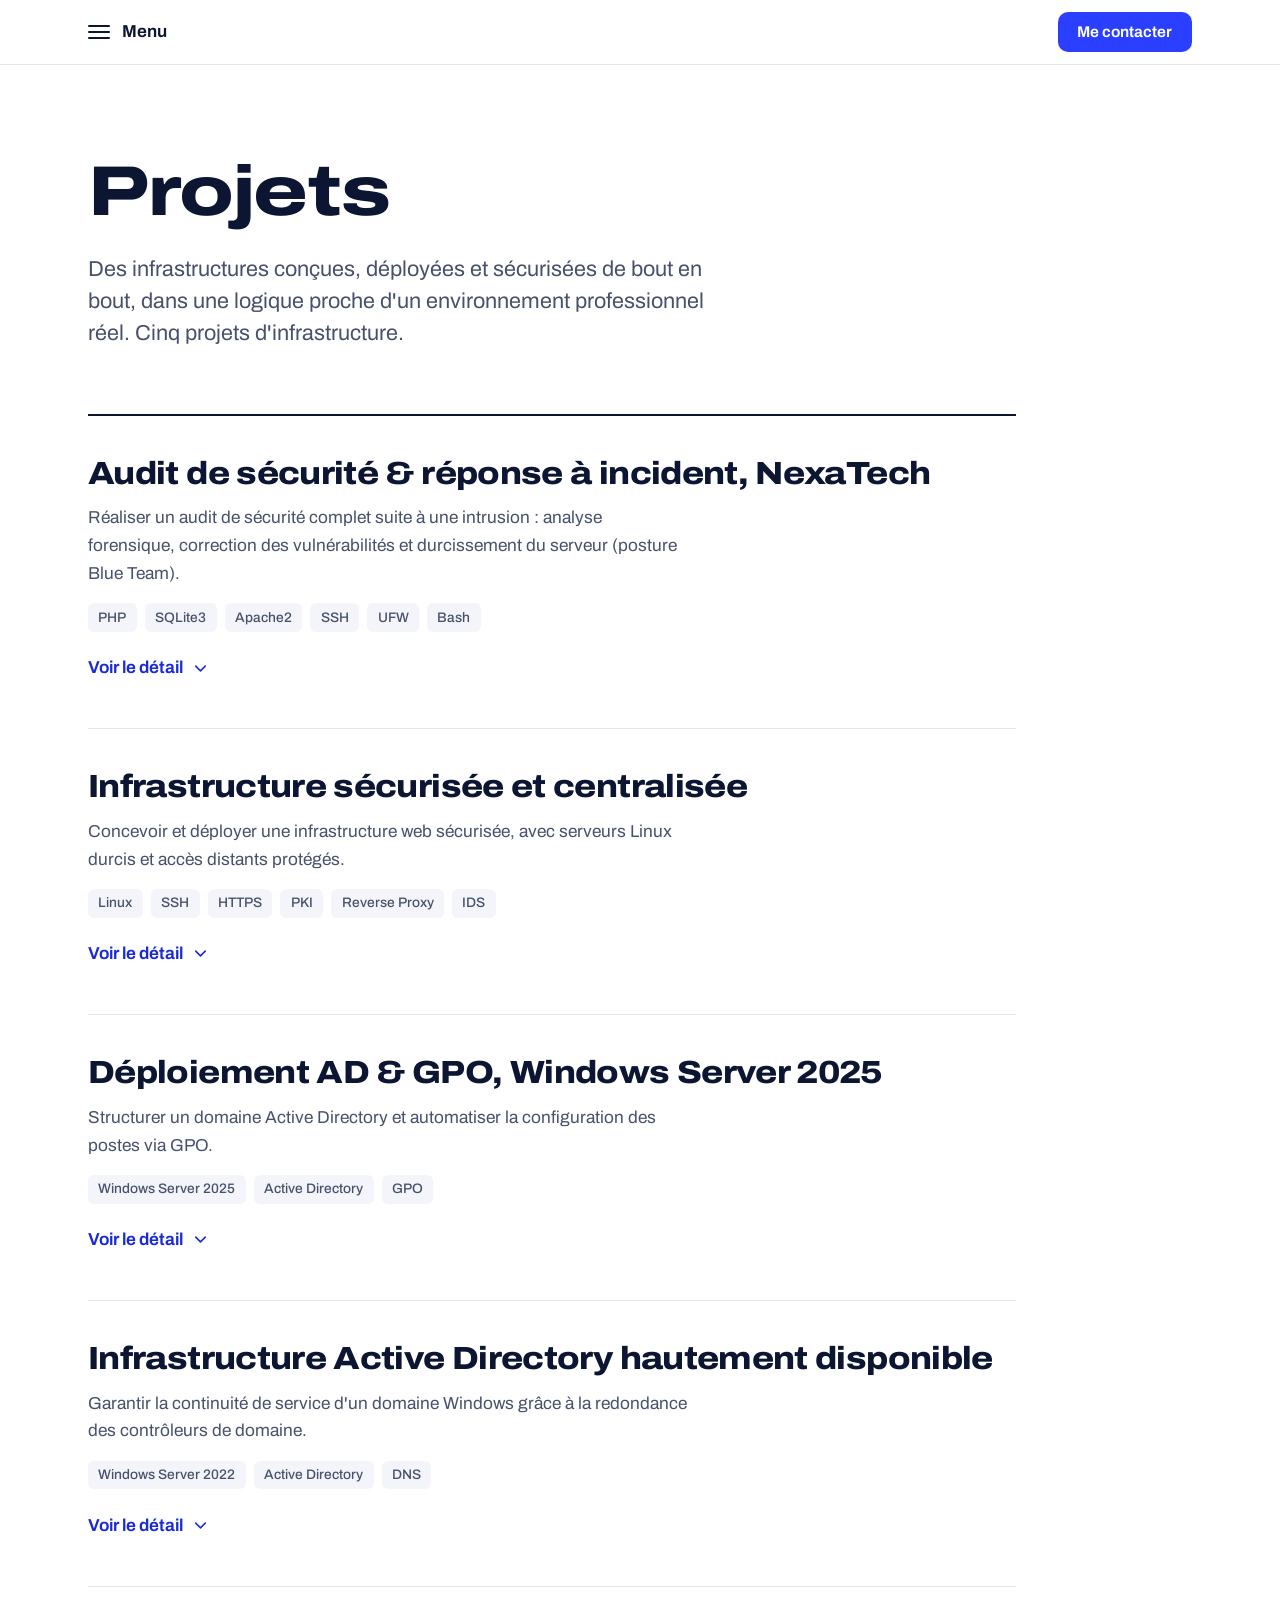
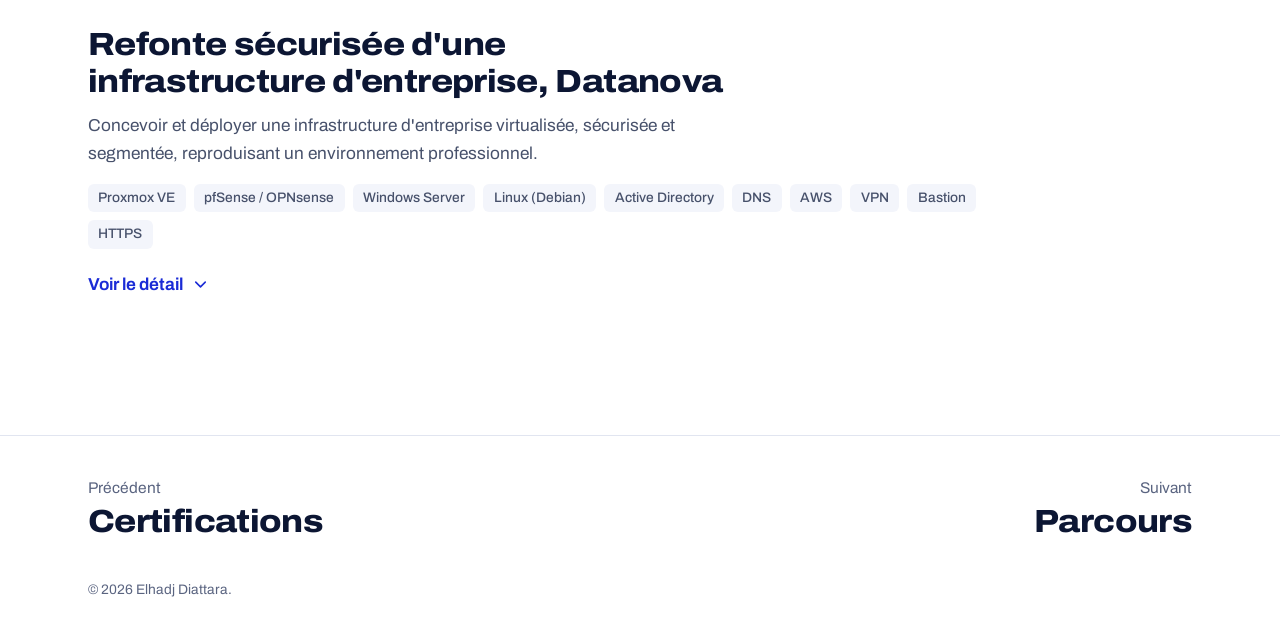
<file: projects.html>
<!DOCTYPE html>
<html lang="fr">
<head>
  <meta charset="UTF-8" />
  <meta name="viewport" content="width=device-width, initial-scale=1.0" />
  <title>Projets — Elhadj Diattara</title>
  <meta name="description" content="Projets d'infrastructures systèmes et réseaux réalisés par Elhadj Diattara : audit de sécurité, Active Directory, PKI, haute disponibilité, virtualisation et cloud hybride." />

  <link rel="stylesheet" href="css/variables.css" />
  <link rel="stylesheet" href="css/reset.css" />
  <link rel="stylesheet" href="css/base.css" />
  <link rel="stylesheet" href="css/animations.css" />
  <link rel="stylesheet" href="css/components.css" />
  <link rel="stylesheet" href="css/pages.css" />
</head>
<body>

  <!-- 
      EN-TÊTE : le bouton Menu est un élément <details> natif,
      identique sur ordinateur et sur mobile.
        -->
  <header class="header">
    <div class="container header__row">
      <details class="menu">
        <summary class="menu__button">
          <span class="menu__bars" aria-hidden="true"><span></span><span></span><span></span></span>
          <span>Menu</span>
        </summary>
        <nav class="menu__panel" aria-label="Navigation principale">
          <a href="index.html">Accueil</a>
          <a href="about.html">À propos</a>
          <a href="skills.html">Compétences</a>
          <a href="certifications.html">Certifications</a>
          <a href="projects.html">Projets</a>
          <a href="parcours.html">Parcours</a>
          <a href="contact.html">Contact</a>
        </nav>
      </details>
      <a class="btn btn--primary btn--sm" href="contact.html">Me contacter</a>
    </div>
  </header>

  <main id="top">
    <section class="section">
      <div class="container">
        <h1 class="page-intro__title">Projets</h1>
        <p class="page-intro__lead">Des infrastructures conçues, déployées et sécurisées de bout en bout, dans une logique proche d'un environnement professionnel réel. Cinq projets d'infrastructure.</p>
      </div>
    </section>

    <section class="section--tight">
      <div class="container">

        <article class="project">
          <div class="project__head">
            <div>
              <h2 class="project__title">Audit de sécurité &amp; réponse à incident, NexaTech</h2>
              <p class="project__objective">Réaliser un audit de sécurité complet suite à une intrusion : analyse forensique, correction des vulnérabilités et durcissement du serveur (posture Blue Team).</p>
            </div>
          </div>
          <div class="project__tags">
            <span class="tag">PHP</span><span class="tag">SQLite3</span><span class="tag">Apache2</span>
            <span class="tag">SSH</span><span class="tag">UFW</span><span class="tag">Bash</span>
          </div>
          <button class="project__toggle" data-project-toggle aria-expanded="false">
            <span>Voir le détail</span>
            <svg class="icon"><use href="#icon-chevron-down"></use></svg>
          </button>
          <div class="project__details">
            <div class="project__details-inner">
              <div>
                <p class="project__skills-title">Réalisations</p>
                <ul class="project__list">
                  <li>Reconstruction de la timeline de l'attaque à partir des logs et profilage des IP attaquantes.</li>
                  <li>Identification de 13 failles de sécurité (OWASP Top 10) sur 6 fichiers PHP.</li>
                  <li>Correction des injections SQL par requêtes préparées (PDO).</li>
                  <li>Correction des failles XSS, IDOR et LFI.</li>
                  <li>Sécurisation des mots de passe (hashage bcrypt) et protection CSRF.</li>
                  <li>Durcissement de la configuration SSH (désactivation du root, limitation des tentatives).</li>
                  <li>Configuration du pare-feu UFW avec blocage des IP malveillantes.</li>
                  <li>Développement de scripts Bash d'audit de sécurité automatisé.</li>
                  <li>Nettoyage et restauration de la base de données compromise.</li>
                </ul>
              </div>
              <div>
                <p class="project__skills-title">Compétences mobilisées</p>
                <div class="project__badges">
                  <span class="tag">OWASP Top 10</span><span class="tag">PHP sécurisé</span><span class="tag">SSH</span>
                  <span class="tag">UFW</span><span class="tag">Forensique</span><span class="tag">Bash</span>
                </div>
              </div>
            </div>
          </div>
        </article>

        <article class="project">
          <div class="project__head">
            <div>
              <h2 class="project__title">Infrastructure sécurisée et centralisée</h2>
              <p class="project__objective">Concevoir et déployer une infrastructure web sécurisée, avec serveurs Linux durcis et accès distants protégés.</p>
            </div>
          </div>
          <div class="project__tags">
            <span class="tag">Linux</span><span class="tag">SSH</span><span class="tag">HTTPS</span>
            <span class="tag">PKI</span><span class="tag">Reverse Proxy</span><span class="tag">IDS</span>
          </div>
          <button class="project__toggle" data-project-toggle aria-expanded="false">
            <span>Voir le détail</span>
            <svg class="icon"><use href="#icon-chevron-down"></use></svg>
          </button>
          <div class="project__details">
            <div class="project__details-inner">
              <div>
                <p class="project__skills-title">Réalisations</p>
                <ul class="project__list">
                  <li>Conception et déploiement d'une infrastructure web sécurisée.</li>
                  <li>Mise en place de serveurs Linux sécurisés (serveur web et passerelle).</li>
                  <li>Sécurisation des accès via authentification SSH renforcée (OTP) et désactivation de l'accès root.</li>
                  <li>Configuration du chiffrement des communications (HTTPS) avec mise en place d'un reverse proxy et PKI.</li>
                  <li>Déploiement de solutions de détection d'intrusion réseau (IDS).</li>
                </ul>
              </div>
              <div>
                <p class="project__skills-title">Compétences mobilisées</p>
                <div class="project__badges">
                  <span class="tag">Administration Linux</span><span class="tag">SSH</span><span class="tag">PKI</span>
                  <span class="tag">Reverse Proxy</span><span class="tag">Détection d'intrusion</span>
                </div>
              </div>
            </div>
          </div>
        </article>

        <article class="project">
          <div class="project__head">
            <div>
              <h2 class="project__title">Déploiement AD &amp; GPO, Windows Server 2025</h2>
              <p class="project__objective">Structurer un domaine Active Directory et automatiser la configuration des postes via GPO.</p>
            </div>
          </div>
          <div class="project__tags">
            <span class="tag">Windows Server 2025</span><span class="tag">Active Directory</span><span class="tag">GPO</span>
          </div>
          <button class="project__toggle" data-project-toggle aria-expanded="false">
            <span>Voir le détail</span>
            <svg class="icon"><use href="#icon-chevron-down"></use></svg>
          </button>
          <div class="project__details">
            <div class="project__details-inner">
              <div>
                <p class="project__skills-title">Réalisations</p>
                <ul class="project__list">
                  <li>Conception et déploiement d'une arborescence d'Unités d'Organisation (OU).</li>
                  <li>Configuration de GPO d'environnement utilisateur.</li>
                </ul>
              </div>
              <div>
                <p class="project__skills-title">Compétences mobilisées</p>
                <div class="project__badges">
                  <span class="tag">Active Directory</span><span class="tag">GPO</span><span class="tag">Administration Windows</span>
                </div>
              </div>
            </div>
          </div>
        </article>

        <article class="project">
          <div class="project__head">
            <div>
              <h2 class="project__title">Infrastructure Active Directory hautement disponible</h2>
              <p class="project__objective">Garantir la continuité de service d'un domaine Windows grâce à la redondance des contrôleurs de domaine.</p>
            </div>
          </div>
          <div class="project__tags">
            <span class="tag">Windows Server 2022</span><span class="tag">Active Directory</span><span class="tag">DNS</span>
          </div>
          <button class="project__toggle" data-project-toggle aria-expanded="false">
            <span>Voir le détail</span>
            <svg class="icon"><use href="#icon-chevron-down"></use></svg>
          </button>
          <div class="project__details">
            <div class="project__details-inner">
              <div>
                <p class="project__skills-title">Réalisations</p>
                <ul class="project__list">
                  <li>Installation de deux contrôleurs de domaine.</li>
                  <li>Configuration de la réplication Active Directory.</li>
                  <li>Réplication du service DNS.</li>
                  <li>Vérification avec repadmin.</li>
                  <li>Diagnostic avec dcdiag.</li>
                  <li>Gestion et compréhension des rôles FSMO.</li>
                  <li>Tests de panne pour vérifier la continuité de service.</li>
                </ul>
              </div>
              <div>
                <p class="project__skills-title">Compétences mobilisées</p>
                <div class="project__badges">
                  <span class="tag">Windows Server</span><span class="tag">Active Directory</span><span class="tag">DNS</span>
                  <span class="tag">Haute disponibilité</span><span class="tag">Administration Microsoft</span>
                </div>
              </div>
            </div>
          </div>
        </article>

        <article class="project">
          <div class="project__head">
            <div>
              <h2 class="project__title">Refonte sécurisée d'une infrastructure d'entreprise, Datanova</h2>
              <p class="project__objective">Concevoir et déployer une infrastructure d'entreprise virtualisée, sécurisée et segmentée, reproduisant un environnement professionnel.</p>
            </div>
          </div>
          <div class="project__tags">
            <span class="tag">Proxmox VE</span><span class="tag">pfSense / OPNsense</span><span class="tag">Windows Server</span>
            <span class="tag">Linux (Debian)</span><span class="tag">Active Directory</span><span class="tag">DNS</span>
            <span class="tag">AWS</span><span class="tag">VPN</span><span class="tag">Bastion</span><span class="tag">HTTPS</span>
          </div>
          <button class="project__toggle" data-project-toggle aria-expanded="false">
            <span>Voir le détail</span>
            <svg class="icon"><use href="#icon-chevron-down"></use></svg>
          </button>
          <div class="project__details">
            <div class="project__details-inner">
              <div>
                <p class="project__skills-title">Réalisations</p>
                <ul class="project__list">
                  <li>Déploiement d'une infrastructure virtualisée sous Proxmox VE.</li>
                  <li>Mise en place d'un cluster haute disponibilité (HA).</li>
                  <li>Segmentation du réseau (Admin / Infrastructure / Production / DMZ).</li>
                  <li>Configuration d'un pare-feu pfSense/OPNsense et filtrage des flux.</li>
                  <li>Déploiement d'un bastion d'administration sécurisé.</li>
                  <li>Mise en place d'une architecture cloud hybride AWS avec VPN site-à-site.</li>
                  <li>Déploiement des services Active Directory et DNS.</li>
                  <li>Application de techniques de hardening sur Windows et Linux.</li>
                  <li>Documentation complète de l'architecture.</li>
                </ul>
              </div>
              <div>
                <p class="project__skills-title">Compétences mobilisées</p>
                <div class="project__badges">
                  <span class="tag">Virtualisation</span><span class="tag">Réseau</span><span class="tag">Administration Windows/Linux</span>
                  <span class="tag">Sécurité</span><span class="tag">Haute disponibilité</span><span class="tag">Cloud hybride</span><span class="tag">Travail en équipe</span>
                </div>
              </div>
            </div>
          </div>
        </article>

      </div>
    </section>

    <footer class="page-foot">
      <div class="container">
        <nav class="page-foot__nav">
          <a class="page-foot__link page-foot__link--prev" href="certifications.html">
            <span class="page-foot__link-cue">Précédent</span>
            <span class="page-foot__link-name">Certifications</span>
          </a>
          <a class="page-foot__link page-foot__link--next" href="parcours.html">
            <span class="page-foot__link-cue">Suivant</span>
            <span class="page-foot__link-name">Parcours</span>
          </a>
        </nav>
        <div class="page-foot__copyright">© <span data-current-year></span> Elhadj Diattara.</div>
      </div>
    </footer>
  </main>


  <!--Pour mes icônes, j’ai utilisé des SVG, des dessins faits en code. 
  Je les définis une fois en bas de la page, dans une boîte cachée, 
  et chaque bouton les réutilise avec une ligne "use". 
  Elles ne demandent aucun fichier à télécharger et prennent la couleur du texte-->

  <!--viewBox="0 0 24 24" : la grille de dessin, un carré de 24 sur 24.-->
  <!--path d="..." : les consignes de dessin.-->
  <svg style="position:absolute; width:0; height:0; overflow:hidden" aria-hidden="true">
    <defs>
      <symbol id="icon-download" viewBox="0 0 24 24"><path d="M12 3v12"/><polyline points="7 11 12 16 17 11"/><line x1="5" y1="20" x2="19" y2="20"/></symbol>
      <symbol id="icon-file-text" viewBox="0 0 24 24"><path d="M6 3h8l5 5v13a1 1 0 0 1-1 1H6a1 1 0 0 1-1-1V4a1 1 0 0 1 1-1z"/><polyline points="14 3 14 8 19 8"/><line x1="8" y1="13" x2="16" y2="13"/><line x1="8" y1="16.5" x2="14" y2="16.5"/></symbol>
      <symbol id="icon-send" viewBox="0 0 24 24"><line x1="21" y1="3" x2="10" y2="14"/><polygon points="21 3 14.5 21 10 14 3 9.5 21 3"/></symbol>
      <symbol id="icon-chevron-down" viewBox="0 0 24 24"><polyline points="6 9 12 15 18 9"/></symbol>
      <symbol id="icon-check" viewBox="0 0 24 24"><polyline points="5 12 10 17 19 7"/></symbol>
    </defs>
  </svg>

  <script src="js/menu.js" defer></script>
  <script src="js/projects.js" defer></script>
</body>
</html>
</file>
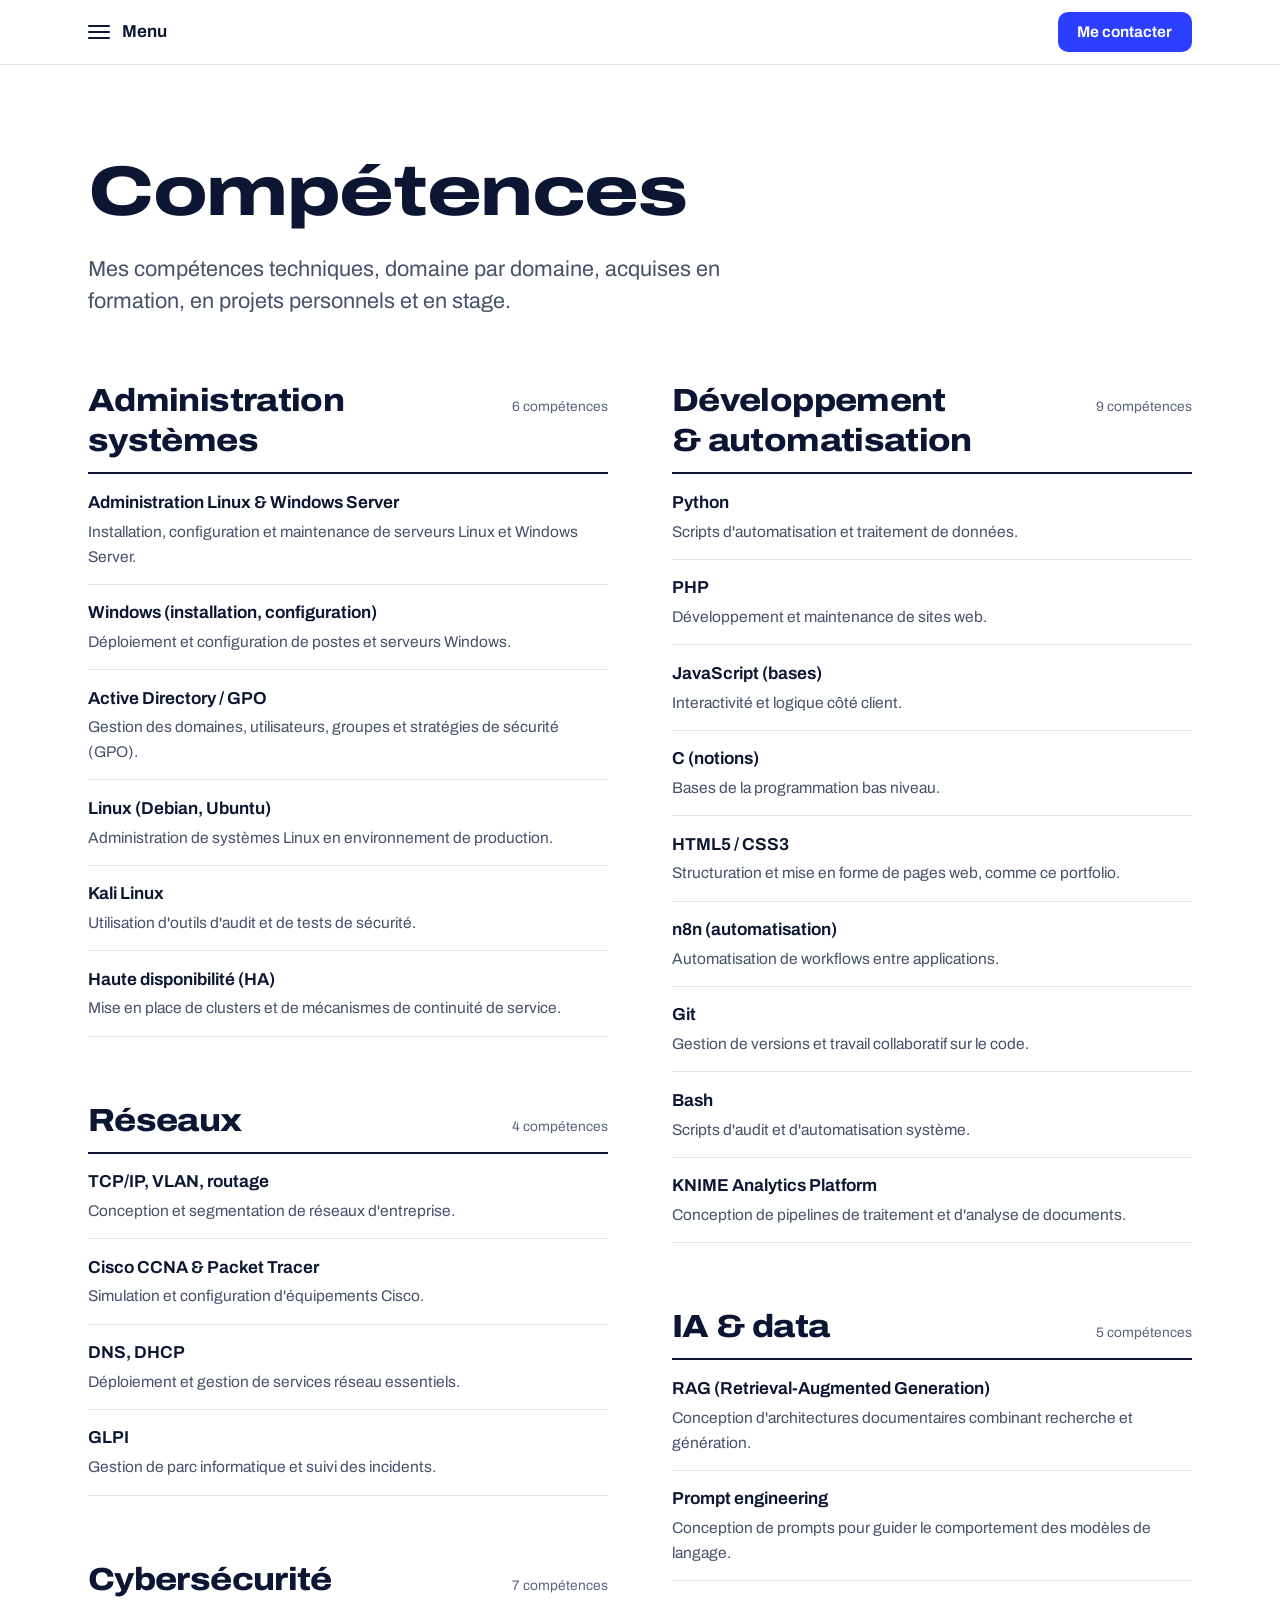
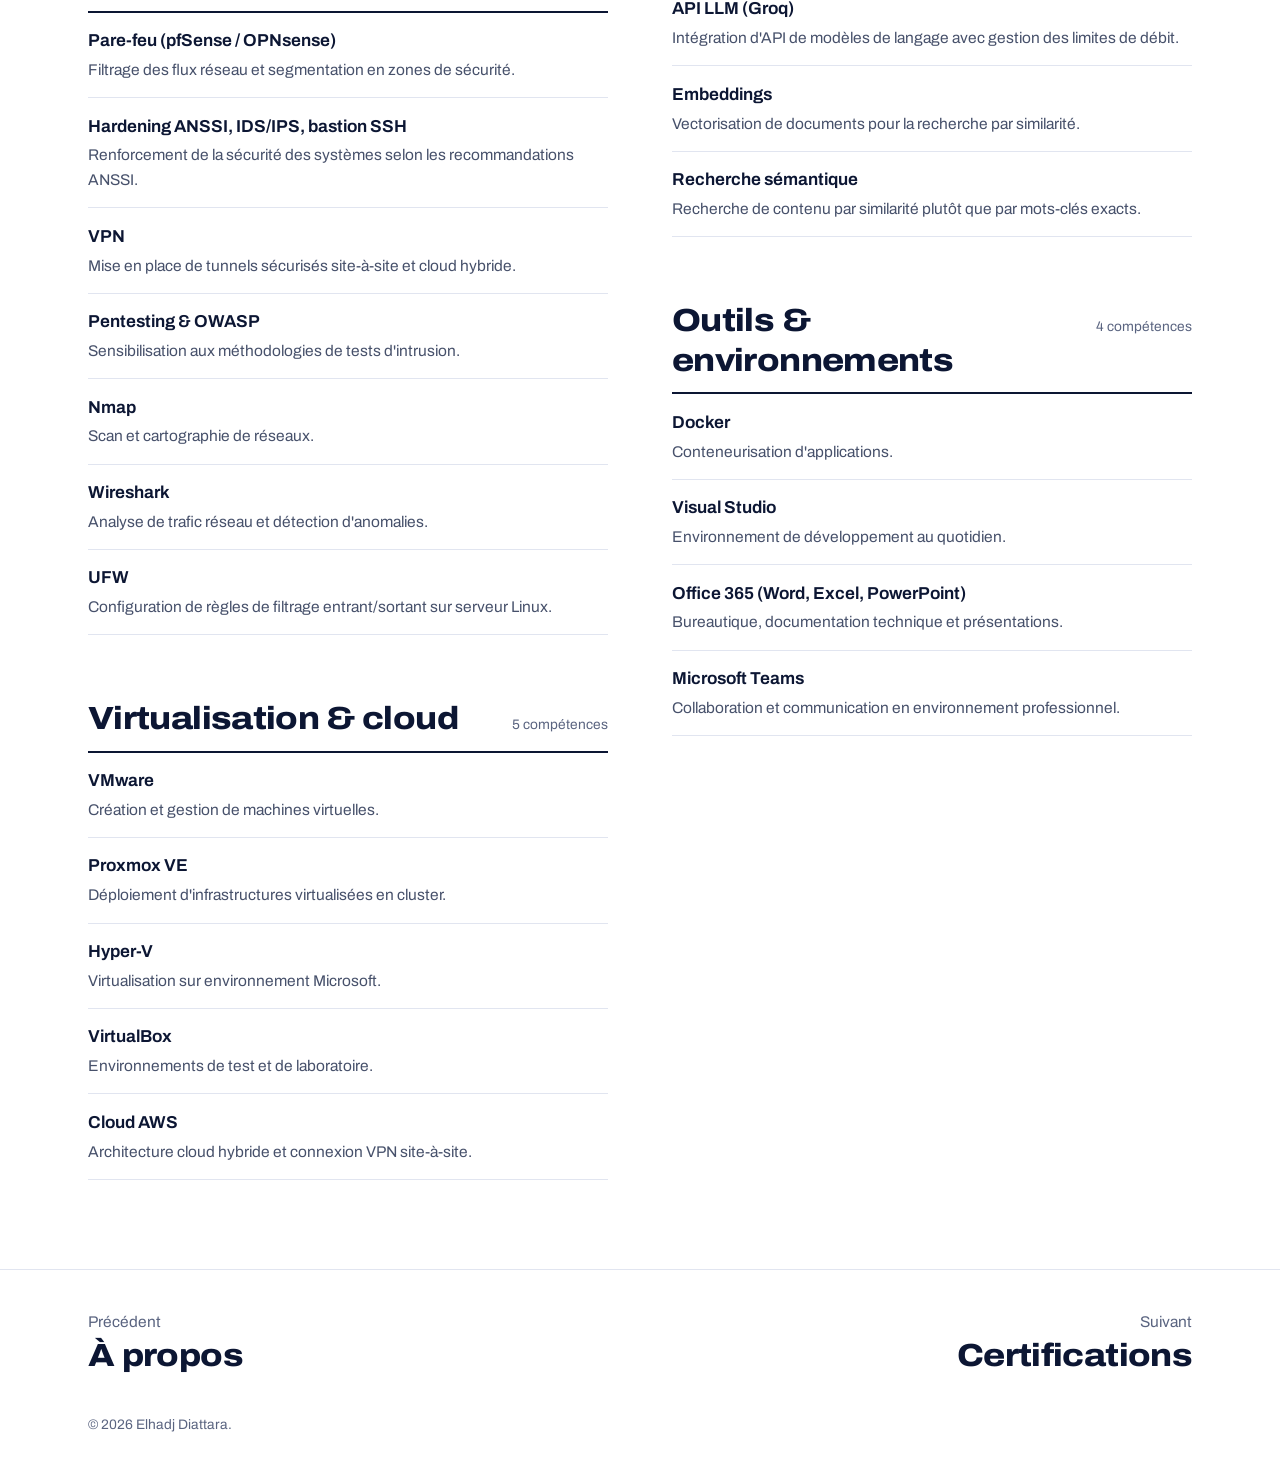
<file: skills.html>
<!DOCTYPE html>
<html lang="fr">
<head>
  <meta charset="UTF-8" />
  <meta name="viewport" content="width=device-width, initial-scale=1.0" />
  <title>Compétences — Elhadj Diattara</title>
  <meta name="description" content="Compétences techniques d'Elhadj Diattara : administration systèmes, réseaux, cybersécurité, virtualisation, cloud, automatisation et IA." />

  <link rel="stylesheet" href="css/variables.css" />
  <link rel="stylesheet" href="css/reset.css" />
  <link rel="stylesheet" href="css/base.css" />
  <link rel="stylesheet" href="css/animations.css" />
  <link rel="stylesheet" href="css/components.css" />
  <link rel="stylesheet" href="css/pages.css" />
</head>
<body>

  <!-- 
      EN-TÊTE : le bouton Menu est un élément <details> natif,
      identique sur ordinateur et sur mobile.
        -->
  <header class="header">
    <div class="container header__row">
      <details class="menu">
        <summary class="menu__button">
          <span class="menu__bars" aria-hidden="true"><span></span><span></span><span></span></span>
          <span>Menu</span>
        </summary>
        <nav class="menu__panel" aria-label="Navigation principale">
          <a href="index.html">Accueil</a>
          <a href="about.html">À propos</a>
          <a href="skills.html">Compétences</a>
          <a href="certifications.html">Certifications</a>
          <a href="projects.html">Projets</a>
          <a href="parcours.html">Parcours</a>
          <a href="contact.html">Contact</a>
        </nav>
      </details>
      <a class="btn btn--primary btn--sm" href="contact.html">Me contacter</a>
    </div>
  </header>

  <main id="top">
    <section class="section">
      <div class="container">
        <h1 class="page-intro__title">Compétences</h1>
        <p class="page-intro__lead">Mes compétences techniques, domaine par domaine, acquises en formation, en projets personnels et en stage.</p>
      </div>
    </section>

    <section class="section--tight">
      <div class="container">
        <div class="skills-columns">

          <div class="skill-domain">
            <div class="skill-domain__head">
              <h3>Administration systèmes</h3>
              <span class="skill-domain__count">6 compétences</span>
            </div>

            <div class="skill-row">
              <span class="skill-row__name">Administration Linux &amp; Windows Server</span>
              <p class="skill-row__desc">Installation, configuration et maintenance de serveurs Linux et Windows Server.</p>
            </div>
            <div class="skill-row">
              <span class="skill-row__name">Windows (installation, configuration)</span>
              <p class="skill-row__desc">Déploiement et configuration de postes et serveurs Windows.</p>
            </div>
            <div class="skill-row">
              <span class="skill-row__name">Active Directory / GPO</span>
              <p class="skill-row__desc">Gestion des domaines, utilisateurs, groupes et stratégies de sécurité (GPO).</p>
            </div>
            <div class="skill-row">
              <span class="skill-row__name">Linux (Debian, Ubuntu)</span>
              <p class="skill-row__desc">Administration de systèmes Linux en environnement de production.</p>
            </div>
            <div class="skill-row">
              <span class="skill-row__name">Kali Linux</span>
              <p class="skill-row__desc">Utilisation d'outils d'audit et de tests de sécurité.</p>
            </div>
            <div class="skill-row">
              <span class="skill-row__name">Haute disponibilité (HA)</span>
              <p class="skill-row__desc">Mise en place de clusters et de mécanismes de continuité de service.</p>
            </div>
          </div>

          <div class="skill-domain">
            <div class="skill-domain__head">
              <h3>Réseaux</h3>
              <span class="skill-domain__count">4 compétences</span>
            </div>

            <div class="skill-row">
              <span class="skill-row__name">TCP/IP, VLAN, routage</span>
              <p class="skill-row__desc">Conception et segmentation de réseaux d'entreprise.</p>
            </div>
            <div class="skill-row">
              <span class="skill-row__name">Cisco CCNA &amp; Packet Tracer</span>
              <p class="skill-row__desc">Simulation et configuration d'équipements Cisco.</p>
            </div>
            <div class="skill-row">
              <span class="skill-row__name">DNS, DHCP</span>
              <p class="skill-row__desc">Déploiement et gestion de services réseau essentiels.</p>
            </div>
            <div class="skill-row">
              <span class="skill-row__name">GLPI</span>
              <p class="skill-row__desc">Gestion de parc informatique et suivi des incidents.</p>
            </div>
          </div>

          <div class="skill-domain">
            <div class="skill-domain__head">
              <h3>Cybersécurité</h3>
              <span class="skill-domain__count">7 compétences</span>
            </div>

            <div class="skill-row">
              <span class="skill-row__name">Pare-feu (pfSense / OPNsense)</span>
              <p class="skill-row__desc">Filtrage des flux réseau et segmentation en zones de sécurité.</p>
            </div>
            <div class="skill-row">
              <span class="skill-row__name">Hardening ANSSI, IDS/IPS, bastion SSH</span>
              <p class="skill-row__desc">Renforcement de la sécurité des systèmes selon les recommandations ANSSI.</p>
            </div>
            <div class="skill-row">
              <span class="skill-row__name">VPN</span>
              <p class="skill-row__desc">Mise en place de tunnels sécurisés site-à-site et cloud hybride.</p>
            </div>
            <div class="skill-row">
              <span class="skill-row__name">Pentesting &amp; OWASP</span>
              <p class="skill-row__desc">Sensibilisation aux méthodologies de tests d'intrusion.</p>
            </div>
            <div class="skill-row">
              <span class="skill-row__name">Nmap</span>
              <p class="skill-row__desc">Scan et cartographie de réseaux.</p>
            </div>
            <div class="skill-row">
              <span class="skill-row__name">Wireshark</span>
              <p class="skill-row__desc">Analyse de trafic réseau et détection d'anomalies.</p>
            </div>
            <div class="skill-row">
              <span class="skill-row__name">UFW</span>
              <p class="skill-row__desc">Configuration de règles de filtrage entrant/sortant sur serveur Linux.</p>
            </div>
          </div>

          <div class="skill-domain">
            <div class="skill-domain__head">
              <h3>Virtualisation &amp; cloud</h3>
              <span class="skill-domain__count">5 compétences</span>
            </div>

            <div class="skill-row">
              <span class="skill-row__name">VMware</span>
              <p class="skill-row__desc">Création et gestion de machines virtuelles.</p>
            </div>
            <div class="skill-row">
              <span class="skill-row__name">Proxmox VE</span>
              <p class="skill-row__desc">Déploiement d'infrastructures virtualisées en cluster.</p>
            </div>
            <div class="skill-row">
              <span class="skill-row__name">Hyper-V</span>
              <p class="skill-row__desc">Virtualisation sur environnement Microsoft.</p>
            </div>
            <div class="skill-row">
              <span class="skill-row__name">VirtualBox</span>
              <p class="skill-row__desc">Environnements de test et de laboratoire.</p>
            </div>
            <div class="skill-row">
              <span class="skill-row__name">Cloud AWS</span>
              <p class="skill-row__desc">Architecture cloud hybride et connexion VPN site-à-site.</p>
            </div>
          </div>

          <div class="skill-domain">
            <div class="skill-domain__head">
              <h3>Développement &amp; automatisation</h3>
              <span class="skill-domain__count">9 compétences</span>
            </div>

            <div class="skill-row">
              <span class="skill-row__name">Python</span>
              <p class="skill-row__desc">Scripts d'automatisation et traitement de données.</p>
            </div>
            <div class="skill-row">
              <span class="skill-row__name">PHP</span>
              <p class="skill-row__desc">Développement et maintenance de sites web.</p>
            </div>
            <div class="skill-row">
              <span class="skill-row__name">JavaScript (bases)</span>
              <p class="skill-row__desc">Interactivité et logique côté client.</p>
            </div>
            <div class="skill-row">
              <span class="skill-row__name">C (notions)</span>
              <p class="skill-row__desc">Bases de la programmation bas niveau.</p>
            </div>
            <div class="skill-row">
              <span class="skill-row__name">HTML5 / CSS3</span>
              <p class="skill-row__desc">Structuration et mise en forme de pages web, comme ce portfolio.</p>
            </div>
            <div class="skill-row">
              <span class="skill-row__name">n8n (automatisation)</span>
              <p class="skill-row__desc">Automatisation de workflows entre applications.</p>
            </div>
            <div class="skill-row">
              <span class="skill-row__name">Git</span>
              <p class="skill-row__desc">Gestion de versions et travail collaboratif sur le code.</p>
            </div>
            <div class="skill-row">
              <span class="skill-row__name">Bash</span>
              <p class="skill-row__desc">Scripts d'audit et d'automatisation système.</p>
            </div>
            <div class="skill-row">
              <span class="skill-row__name">KNIME Analytics Platform</span>
              <p class="skill-row__desc">Conception de pipelines de traitement et d'analyse de documents.</p>
            </div>
          </div>

          <div class="skill-domain">
            <div class="skill-domain__head">
              <h3>IA &amp; data</h3>
              <span class="skill-domain__count">5 compétences</span>
            </div>

            <div class="skill-row">
              <span class="skill-row__name">RAG (Retrieval-Augmented Generation)</span>
              <p class="skill-row__desc">Conception d'architectures documentaires combinant recherche et génération.</p>
            </div>
            <div class="skill-row">
              <span class="skill-row__name">Prompt engineering</span>
              <p class="skill-row__desc">Conception de prompts pour guider le comportement des modèles de langage.</p>
            </div>
            <div class="skill-row">
              <span class="skill-row__name">API LLM (Groq)</span>
              <p class="skill-row__desc">Intégration d'API de modèles de langage avec gestion des limites de débit.</p>
            </div>
            <div class="skill-row">
              <span class="skill-row__name">Embeddings</span>
              <p class="skill-row__desc">Vectorisation de documents pour la recherche par similarité.</p>
            </div>
            <div class="skill-row">
              <span class="skill-row__name">Recherche sémantique</span>
              <p class="skill-row__desc">Recherche de contenu par similarité plutôt que par mots-clés exacts.</p>
            </div>
          </div>

          <div class="skill-domain">
            <div class="skill-domain__head">
              <h3>Outils &amp; environnements</h3>
              <span class="skill-domain__count">4 compétences</span>
            </div>

            <div class="skill-row">
              <span class="skill-row__name">Docker</span>
              <p class="skill-row__desc">Conteneurisation d'applications.</p>
            </div>
            <div class="skill-row">
              <span class="skill-row__name">Visual Studio</span>
              <p class="skill-row__desc">Environnement de développement au quotidien.</p>
            </div>
            <div class="skill-row">
              <span class="skill-row__name">Office 365 (Word, Excel, PowerPoint)</span>
              <p class="skill-row__desc">Bureautique, documentation technique et présentations.</p>
            </div>
            <div class="skill-row">
              <span class="skill-row__name">Microsoft Teams</span>
              <p class="skill-row__desc">Collaboration et communication en environnement professionnel.</p>
            </div>
          </div>

        </div>
      </div>
    </section>

    <footer class="page-foot">
      <div class="container">
        <nav class="page-foot__nav">
          <a class="page-foot__link page-foot__link--prev" href="about.html">
            <span class="page-foot__link-cue">Précédent</span>
            <span class="page-foot__link-name">À propos</span>
          </a>
          <a class="page-foot__link page-foot__link--next" href="certifications.html">
            <span class="page-foot__link-cue">Suivant</span>
            <span class="page-foot__link-name">Certifications</span>
          </a>
        </nav>
        <div class="page-foot__copyright">© <span data-current-year></span> Elhadj Diattara.</div>
      </div>
    </footer>
  </main>


  <!--Pour mes icônes, j’ai utilisé des SVG, des dessins faits en code. 
  Je les définis une fois en bas de la page, dans une boîte cachée, 
  et chaque bouton les réutilise avec une ligne "use". 
  Elles ne demandent aucun fichier à télécharger et prennent la couleur du texte-->

  <!--viewBox="0 0 24 24" : la grille de dessin, un carré de 24 sur 24.-->
  <!--path d="..." : les consignes de dessin.-->
  <svg style="position:absolute; width:0; height:0; overflow:hidden" aria-hidden="true">
    <defs>
      <symbol id="icon-download" viewBox="0 0 24 24"><path d="M12 3v12"/><polyline points="7 11 12 16 17 11"/><line x1="5" y1="20" x2="19" y2="20"/></symbol>
      <symbol id="icon-file-text" viewBox="0 0 24 24"><path d="M6 3h8l5 5v13a1 1 0 0 1-1 1H6a1 1 0 0 1-1-1V4a1 1 0 0 1 1-1z"/><polyline points="14 3 14 8 19 8"/><line x1="8" y1="13" x2="16" y2="13"/><line x1="8" y1="16.5" x2="14" y2="16.5"/></symbol>
      <symbol id="icon-send" viewBox="0 0 24 24"><line x1="21" y1="3" x2="10" y2="14"/><polygon points="21 3 14.5 21 10 14 3 9.5 21 3"/></symbol>
      <symbol id="icon-chevron-down" viewBox="0 0 24 24"><polyline points="6 9 12 15 18 9"/></symbol>
      <symbol id="icon-check" viewBox="0 0 24 24"><polyline points="5 12 10 17 19 7"/></symbol>
    </defs>
  </svg>

  <script src="js/menu.js" defer></script>
</body>
</html>
</file>
<file: css/variables.css>
/*
   VARIABLES.CSS
   
   IDENTITÉ VISUELLE
   Fond blanc, texte bleu marine, UN seul bleu vif (outremer)
   pour les actions et pour le grand bloc de l'accueil. Pas de
   dégradé, pas d'ombre, pas de cartes : la hiérarchie vient de
   la taille, de la graisse et de la largeur de la police.
   Toutes les couleurs et les tailles du site sont ici : pour
   changer l'apparence, on modifie ce fichier.
    */

:root {
  /* ---------- COULEURS ---------- */
  --bg: #FFFFFF;
  --surface: #F3F5FB;        /* fond très léger (lignes survolées, étiquettes) */

  --ink: #0C1633;            /* texte principal : bleu marine très foncé */
  --ink-soft: #47516B;       /* texte secondaire */
  --ink-faint: #5A6480;      /* petites légendes (reste lisible : 5,9:1) */

  --line: #E1E5F0;           /* filets de séparation */

  --accent: #2A3FFF;         /* bleu outremer : boutons, liens, grand bloc */
  --accent-deep: #1A2BD6;    /* même bleu, plus foncé (survol, texte sur fond clair) */
  --accent-tint: #E9ECFF;    /* même bleu, très pâle (fond au survol) */
  --on-accent-soft: #DDE2FF; /* texte secondaire posé sur le bleu */

  --ok: #0E7A4F;            /* vert : uniquement "Obtenue" */
  --error: #B3261E;         /* rouge : uniquement les erreurs de formulaire */

  /* TYPOGRAPHIE */
  /* Une seule famille : Archivo. Sa police "variable" permet de
     régler la graisse (font-weight) ET la largeur (font-stretch) :
     les grands titres sont écrits en version large et très grasse,
     le texte courant en version normale. Le fichier est dans
     assets/fonts/ (voir @font-face dans base.css). */
  --font: "Archivo", "Helvetica Neue", Arial, sans-serif;


/*mes tailles de texte et mes espaces utilisent clamp() : ils grandissent ou rétrécissent automatiquement avec la largeur de l’écran, entre un minimum et un maximum*/

  --fs-xs: clamp(0.8rem, 0.78rem + 0.1vw, 0.86rem);
  --fs-sm: clamp(0.9rem, 0.87rem + 0.15vw, 0.97rem);
  --fs-base: clamp(1rem, 0.96rem + 0.2vw, 1.08rem);
  --fs-lg: clamp(1.15rem, 1.06rem + 0.4vw, 1.35rem);
  --fs-xl: clamp(1.45rem, 1.2rem + 1vw, 2rem);
  --fs-2xl: clamp(1.8rem, 1.35rem + 1.8vw, 2.6rem);
  --fs-3xl: clamp(2.1rem, 1.1rem + 4.2vw, 4.4rem);
  --fs-hero: clamp(3.4rem, 1.2rem + 11vw, 11rem);

  /* ---------- ESPACEMENTS ---------- */
  --space-xs: 0.5rem;
  --space-sm: 1rem;
  --space-md: 1.5rem;
  --space-lg: 2.5rem;
  --space-xl: 4rem;
  --space-section: clamp(3.5rem, 7vw, 6.5rem);

  /* ---------- MISE EN PAGE ---------- */
  --container: 1200px;
  --container-padding: clamp(1.25rem, 5vw, 3rem);
  --radius: 10px;            /* un seul rayon d'arrondi pour les boutons et les champs */

  /* ---------- EN-TÊTE ---------- */
  --header-height: 64px;
  --z-header: 800;

  /* ---------- TRANSITIONS ---------- */
  --ease: cubic-bezier(0.22, 1, 0.36, 1);
  --duration-fast: 0.15s;
  --duration-base: 0.3s;
}
</file>
<file: css/base.css>
/* 
   BASE.CSS
   ------------------------------------------------------------
   Police, typographie de base, mise en page générale, boutons
   et étiquettes : tout ce qui est partagé par toutes les pages.
    */

/* ------------------------------------------------------------
   POLICE : Archivo, hébergée dans le projet (assets/fonts/).
   Un seul fichier "variable" contient toutes les graisses (100 à
   900) et toutes les largeurs (62 % à 125 %) : pas besoin d'un
   fichier par style. Le site n'utilise pas d'italique.
   Licence : SIL Open Font License (Archivo-OFL.txt).
   ------------------------------------------------------------ */
@font-face {
  font-family: "Archivo";
  font-style: normal;
  font-weight: 100 900;
  font-stretch: 62% 125%;
  font-display: swap;
  src: url("../assets/fonts/archivo-latin-wdth-normal.woff2") format("woff2");
}

body {
  background-color: var(--bg);
  color: var(--ink);
  font-family: var(--font);
  font-size: var(--fs-base);
  line-height: 1.6;
}

/* ---------- TITRES ----------
   h1 et h2 : version large (font-stretch 125 %) et très grasse,
   c'est le trait distinctif du site. h3 : graisse moyenne,
   largeur normale, pour rester sobre dans les listes. */
h1, h2 {
  font-weight: 800;
  font-stretch: 125%;
  line-height: 1.05;
  letter-spacing: -0.02em;
}

h3, h4 {
  font-weight: 650;
  line-height: 1.25;
  letter-spacing: -0.005em;
}

h2 { font-size: var(--fs-2xl); }
h3 { font-size: var(--fs-lg); }

p {
  color: var(--ink-soft);
  max-width: 66ch;
}

strong {
  color: var(--ink);
  font-weight: 650;
}

/* Focus visible au clavier : un anneau bleu, jamais supprimé */
:focus-visible {
  outline: 3px solid var(--accent);
  outline-offset: 3px;
}

/* 
   MISE EN PAGE GÉNÉRALE
   ------------------------------------------------------------
   Tout est aligné sur le même bord gauche, de l'en-tête au pied
   de page. Les blocs de texte ont leur propre largeur maximale
   pour rester agréables à lire.
    */
.container {
  width: 100%;
  max-width: var(--container);
  margin-inline: auto;
  padding-inline: var(--container-padding);
}

.section {
  padding-block: var(--space-section) var(--space-lg);
}

.section--tight {
  padding-block: var(--space-md) var(--space-section);
}

/* ---------- INTRODUCTION DE PAGE ----------
   Chaque page s'ouvre directement sur son titre : pas d'étiquette
   décorative au-dessus, le titre et le texte d'intro suffisent. */
.page-intro__title {
  font-size: var(--fs-3xl);
  margin-bottom: var(--space-md);
}

.page-intro__lead {
  font-size: var(--fs-lg);
  max-width: 54ch;
  line-height: 1.5;
}

/* ---------- BOUTONS ---------- */
.btn {
  display: inline-flex;
  align-items: center;
  justify-content: center;
  gap: 0.6rem;
  padding: 0.8rem 1.5rem;
  border: 2px solid transparent;
  border-radius: var(--radius);
  font-weight: 650;
  font-size: var(--fs-sm);
  line-height: 1.2;
  white-space: nowrap;
  transition: background-color var(--duration-fast), color var(--duration-fast),
              border-color var(--duration-fast);
}

.btn--primary {
  background: var(--accent);
  color: #fff;
}
.btn--primary:hover { background: var(--accent-deep); }

.btn--ghost {
  border-color: var(--ink);
  color: var(--ink);
}
.btn--ghost:hover { background: var(--ink); color: #fff; }

.btn--sm {
  padding: 0.55rem 1.1rem;
}

/* Variantes pour les boutons posés sur le grand bloc bleu */
.btn--light {
  background: #fff;
  color: var(--accent-deep);
}
.btn--light:hover { background: var(--accent-tint); }

.btn--outline-light {
  border-color: #fff;
  color: #fff;
}
.btn--outline-light:hover { background: #fff; color: var(--accent-deep); }

/* ---------- ICÔNES ---------- */
.icon {
  width: 1.1em;
  height: 1.1em;
  fill: none;
  stroke: currentColor;
  stroke-width: 2;
  stroke-linecap: round;
  stroke-linejoin: round;
  flex-shrink: 0;
}

/* ---------- ÉTIQUETTES (technologies) ---------- */
.tag {
  display: inline-block;
  padding: 0.2rem 0.65rem;
  border-radius: 6px;
  background: var(--surface);
  color: var(--ink-soft);
  font-size: var(--fs-xs);
  font-weight: 500;
}
</file>
<file: css/animations.css>
/*
   ANIMATIONS.CSS
   ------------------------------------------------------------
   Une seule animation "d'ambiance" sur tout le site : à
   l'ouverture de la page d'accueil, le nom monte dans le bloc
   bleu, puis le reste du texte apparaît. Tout le reste ne bouge
   qu'en réponse à un geste (survol, clic) : voir les "transition"
   dans les autres fichiers.
   Les visiteurs qui ont désactivé les animations dans leur
   système ne voient rien bouger (règle dans reset.css).
    */

@keyframes rise {
  from { transform: translateY(105%); }
  to   { transform: translateY(0); }
}

@keyframes fade {
  from { opacity: 0; }
  to   { opacity: 1; }
}

/* Le nom : chaque ligne monte depuis sous son cadre (le cadre
   cache ce qui dépasse), la deuxième ligne avec un léger retard */
.hero__line > span {
  animation: rise 0.9s var(--ease) both;
}
.hero__line:nth-child(2) > span {
  animation-delay: 0.1s;
}

/* Le reste du bloc apparaît une fois le nom en place */
.hero__role,
.hero__text,
.hero__actions {
  animation: fade 0.8s var(--ease) 0.45s both;
}

/* Ouverture du menu : un court fondu (réponse au clic) */
.menu[open] .menu__panel {
  animation: fade 0.2s var(--ease);
}
</file>
<file: css/components.css>
/* 
   COMPONENTS.CSS
   ------------------------------------------------------------
   Les deux blocs qui apparaissent sur TOUTES les pages :
   1. l'en-tête avec le bouton "Menu"
   2. le pied de page (précédent / suivant)
   Les styles propres à une seule page sont dans pages.css.
    */

/* 
   1. EN-TÊTE ET MENU
   ------------------------------------------------------------
   Le menu est un élément HTML natif <details> : il s'ouvre et
   se ferme sans JavaScript, il fonctionne au clavier, et c'est
   le même sur ordinateur et sur mobile. Quand il est ouvert, la
   liste des pages recouvre l'écran sous l'en-tête.
    */
.header {
  position: sticky;           /* reste visible en haut quand on défile */
  top: 0;
  z-index: var(--z-header);
  background: var(--bg);
  border-bottom: 1px solid var(--line);
}

.header__row {
  display: flex;
  align-items: center;
  justify-content: space-between;
  gap: var(--space-sm);
  height: var(--header-height);
}

/* ---------- Bouton "Menu" ---------- */
.menu__button {
  display: inline-flex;
  align-items: center;
  gap: 0.75rem;
  margin-left: -0.6rem;       /* aligne l'icône sur le bord gauche du contenu */
  padding: 0.55rem 0.9rem 0.55rem 0.6rem;
  border-radius: var(--radius);
  font-weight: 650;
  cursor: pointer;
  list-style: none;           /* enlève la flèche par défaut de <summary> */
  user-select: none;
  transition: background-color var(--duration-fast);
}

.menu__button::-webkit-details-marker { display: none; }
.menu__button:hover { background: var(--surface); }

/* Icône "navbar" : trois barres, dessinées en CSS. Quand le menu
   est ouvert, elles se transforment en croix. */
.menu__bars {
  position: relative;
  width: 22px;
  height: 14px;
}

.menu__bars span {
  position: absolute;
  left: 0;
  width: 100%;
  height: 2px;
  border-radius: 2px;
  background: currentColor;
  transition: top 0.25s var(--ease), transform 0.25s var(--ease), opacity var(--duration-fast);
}

.menu__bars span:nth-child(1) { top: 0; }
.menu__bars span:nth-child(2) { top: 6px; }
.menu__bars span:nth-child(3) { top: 12px; }

.menu[open] .menu__bars span:nth-child(1) { top: 6px; transform: rotate(45deg); }
.menu[open] .menu__bars span:nth-child(2) { opacity: 0; }
.menu[open] .menu__bars span:nth-child(3) { top: 6px; transform: rotate(-45deg); }

/* ---------- Liste des pages (plein écran sous l'en-tête) ---------- */
.menu__panel {
  position: fixed;
  top: var(--header-height);
  left: 0;
  right: 0;
  bottom: 0;
  overflow-y: auto;
  padding: var(--space-lg) var(--container-padding) var(--space-xl);
  padding-inline: max(var(--container-padding),
                      calc((100vw - var(--container)) / 2 + var(--container-padding)));
  background: var(--bg);
}

.menu__panel a {
  display: block;
  width: fit-content;
  padding-block: 0.3rem;
  font-size: clamp(1.8rem, 0.9rem + 4.6vw, 3.8rem);
  font-weight: 800;
  font-stretch: 125%;
  letter-spacing: -0.02em;
  line-height: 1.15;
  transition: color var(--duration-fast), transform var(--duration-base) var(--ease);
}

.menu__panel a:hover { color: var(--accent); transform: translateX(0.4rem); }
.menu__panel a.is-current { color: var(--accent); }

/* Menu ouvert : la page derrière ne défile plus */
body:has(.menu[open]) { overflow: hidden; }

/* 
   2. PIED DE PAGE
   ------------------------------------------------------------
   Deux grands liens (page précédente / suivante) puis la ligne
   de copyright. Sur la page d'accueil, il n'y a que le copyright.
    */
.page-foot {
  border-top: 1px solid var(--line);
  padding-block: var(--space-lg) var(--space-md);
}

.page-foot__nav {
  display: flex;
  justify-content: space-between;
  gap: var(--space-md);
  margin-bottom: var(--space-lg);
}

.page-foot__link {
  display: flex;
  flex-direction: column;
  gap: 0.2rem;
}

.page-foot__link--next {
  margin-left: auto;
  text-align: right;
}

.page-foot__link-cue {
  font-size: var(--fs-sm);
  color: var(--ink-faint);
}

.page-foot__link-name {
  font-size: var(--fs-xl);
  font-weight: 800;
  font-stretch: 112%;
  letter-spacing: -0.02em;
  line-height: 1.1;
  transition: color var(--duration-fast);
}

.page-foot__link:hover .page-foot__link-name { color: var(--accent); }

.page-foot__copyright {
  font-size: var(--fs-xs);
  color: var(--ink-faint);
}
</file>
<file: css/pages.css>
/*PAGES.CSS
   ------------------------------------------------------------
    Les styles propres à chaque page, dans l'ordre du menu. 
    j’utilise des règles @media (max-width: ...) : qui s’appliquent que sur les petits écrans, pour réorganiser la mise en page

    /* ACCUEIL
   ------------------------------------------------------------
   Un grand bloc bleu avec le nom en très grand : c'est le seul
   endroit du site où la couleur couvre une surface entière.
    */
.hero {
  background: var(--accent);
  color: #fff;
  padding-block: clamp(3.5rem, 9vw, 7rem) clamp(3rem, 7vw, 5.5rem);
}

.hero__name {
  margin-bottom: var(--space-lg);
  font-size: var(--fs-hero);
  line-height: 0.92;
  letter-spacing: -0.035em;
  color: #fff;
}

/* Chaque ligne du nom a un cadre qui cache ce qui dépasse :
   c'est ce qui permet à l'animation de "faire monter" le texte
   (voir animations.css). Le padding évite de couper le bas des
   lettres comme le "j". */
.hero__line {
  display: block;
  overflow: hidden;
  padding-bottom: 0.12em;
  margin-bottom: -0.12em;
}
.hero__line > span { display: block; }

.hero__role {
  max-width: 24ch;
  margin-bottom: var(--space-sm);
  font-size: var(--fs-xl);
  font-weight: 700;
  line-height: 1.2;
  color: #fff;
}

.hero__text {
  max-width: 36ch;
  margin-bottom: var(--space-md);
  font-size: var(--fs-lg);
  color: var(--on-accent-soft);
}

.hero__actions {
  display: flex;
  flex-wrap: wrap;
  gap: var(--space-sm);
}

/* Liste des pages, sous le bloc bleu */
.explore__title {
  margin-bottom: var(--space-md);
  font-size: var(--fs-xl);
}

.explore {
  border-top: 2px solid var(--ink);
}

.explore__item {
  display: grid;
  grid-template-columns: minmax(0, 1fr) minmax(0, 1.3fr);
  gap: var(--space-md);
  align-items: baseline;
  padding: 1.3rem 0;
  border-bottom: 1px solid var(--line);
  transition: background-color var(--duration-base), padding var(--duration-base) var(--ease);
}

.explore__name {
  font-size: var(--fs-xl);
  font-weight: 800;
  font-stretch: 112%;
  letter-spacing: -0.02em;
  line-height: 1.1;
  transition: color var(--duration-fast);
}

.explore__desc { color: var(--ink-soft); }

.explore__item:hover {
  background: var(--accent-tint);
  padding-inline: 1rem;
}
.explore__item:hover .explore__name { color: var(--accent-deep); }

@media (max-width: 640px) {
  .explore__item {
    grid-template-columns: 1fr;
    gap: 0.25rem;
  }
}

/* 
   À PROPOS
   ------------------------------------------------------------
   Le texte de présentation (5 à 7 lignes) est en grand, tout en
   haut : il doit se lire en 15 secondes. En dessous : la photo,
   les infos clés, puis les trois points forts avec leur preuve. */
.about__statement {
  max-width: 60ch;
  font-size: clamp(1.15rem, 0.95rem + 1.2vw, 1.75rem);
  font-weight: 500;
  line-height: 1.45;
  color: var(--ink);
}

.about__grid {
  display: grid;
  grid-template-columns: minmax(0, 340px) minmax(0, 1fr);
  gap: var(--space-xl);
  align-items: start;
}

.about__photo {
  width: 100%;
  height: auto;
  margin-bottom: var(--space-md);
  border-radius: var(--radius);
}

.facts__row {
  display: flex;
  flex-direction: column;
  gap: 0.1rem;
  padding-block: 0.8rem;
  border-top: 1px solid var(--line);
}
.facts__row:last-child { border-bottom: 1px solid var(--line); }

.facts dt {
  font-size: var(--fs-xs);
  color: var(--ink-faint);
}

.facts dd {
  font-weight: 650;
}

.about__h2 {
  margin-bottom: var(--space-md);
  font-size: var(--fs-xl);
}

.strengths { border-top: 2px solid var(--ink); }

.strengths li {
  padding-block: 1.7rem;
  border-bottom: 1px solid var(--line);
  font-size: var(--fs-2xl);
  font-weight: 800;
  font-stretch: 112%;
  letter-spacing: -0.02em;
  line-height: 1.1;
}

@media (max-width: 860px) {
  .about__grid {
    grid-template-columns: 1fr;
    gap: var(--space-lg);
  }
  .about__photo { max-width: 340px; }
}

/* 
   COMPÉTENCES
   ------------------------------------------------------------
   Sept domaines répartis sur deux colonnes : pour chaque
   compétence, son nom et une phrase qui dit ce que j'en fais.*/
.skills-columns {
  column-count: 2;
  column-gap: var(--space-xl);
}

.skill-domain {
  break-inside: avoid;        /* un domaine ne se coupe pas entre deux colonnes */
  margin-bottom: var(--space-xl);
}

.skill-domain__head {
  display: flex;
  align-items: baseline;
  justify-content: space-between;
  gap: var(--space-sm);
  padding-bottom: 0.7rem;
  border-bottom: 2px solid var(--ink);
}

.skill-domain__head h3 {
  font-size: var(--fs-xl);
  font-weight: 800;
  font-stretch: 112%;
  letter-spacing: -0.02em;
}

.skill-domain__count {
  font-size: var(--fs-xs);
  color: var(--ink-faint);
  white-space: nowrap;
}

.skill-row {
  padding-block: 0.9rem;
  border-bottom: 1px solid var(--line);
}

.skill-row__name {
  display: block;
  font-weight: 650;
}

.skill-row__desc {
  margin-top: 0.2rem;
  font-size: var(--fs-sm);
}


@media (max-width: 900px) {
  .skills-columns { column-count: 1; }
}

/*CERTIFICATIONS*/
.certs-list {
  max-width: 52rem;
  border-top: 2px solid var(--ink);
}

.cert-row {
  display: grid;
  grid-template-columns: auto minmax(0, 1fr) auto;
  gap: 1.25rem;
  align-items: center;
  padding-block: 1.5rem;
  border-bottom: 1px solid var(--line);
}

/* Pastille : pleine et bleue si la certification est obtenue,
   vide en pointillés si elle est en préparation */
.cert-row__mark {
  display: grid;
  place-items: center;
  width: 44px;
  height: 44px;
  border-radius: 50%;
}
.cert-row__mark--done {
  background: var(--accent);
  color: #fff;
}
.cert-row__mark--pending {
  border: 2px dashed var(--ink-faint);
}

.cert-row__name {
  font-size: var(--fs-xl);
  font-weight: 750;
  letter-spacing: -0.015em;
}

.cert-row__issuer { font-size: var(--fs-sm); }

.cert-row__right {
  display: flex;
  flex-direction: column;
  align-items: flex-end;
  gap: 0.15rem;
  text-align: right;
}

.cert-row__status { font-weight: 650; }
.cert-row__status--done { color: var(--ok); }
.cert-row__status--pending { color: var(--ink-soft); }

.cert-row__date {
  font-size: var(--fs-sm);
  color: var(--ink-faint);
}

@media (max-width: 560px) {
  .cert-row { grid-template-columns: auto minmax(0, 1fr); }
  .cert-row__right {
    grid-column: 2;
    align-items: flex-start;
    text-align: left;
  }
}

/* PROJETS
   ------------------------------------------------------------
   Chaque projet : titre, objectif, technologies, puis un bouton
   qui déplie le détail (voir js/projects.js).*/
.project {
  max-width: 58rem;
  padding-block: var(--space-lg);
  border-top: 1px solid var(--line);
}
.project:first-child { border-top: 2px solid var(--ink); }

.project__title {
  margin-bottom: 0.75rem;
  font-size: var(--fs-xl);
  font-stretch: 112%;
  line-height: 1.15;
}

.project__objective {
  max-width: 60ch;
  margin-bottom: var(--space-sm);
}

.project__tags {
  display: flex;
  flex-wrap: wrap;
  gap: 0.5rem;
  margin-bottom: var(--space-sm);
}

.project__toggle {
  display: inline-flex;
  align-items: center;
  gap: 0.5rem;
  padding-block: 0.4rem;
  font-weight: 650;
  color: var(--accent-deep);
}
.project__toggle:hover { text-decoration: underline; text-underline-offset: 0.25em; }

.project__toggle .icon { transition: transform var(--duration-base) var(--ease); }
.project.is-open .project__toggle .icon { transform: rotate(180deg); }

/* Le détail est replié (hauteur 0) ; js/projects.js règle la
   hauteur exacte à l'ouverture pour que la transition soit fluide */
.project__details {
  max-height: 0;
  overflow: hidden;
  transition: max-height 0.45s var(--ease);
}

.project__details-inner {
  display: grid;
  grid-template-columns: minmax(0, 1.5fr) minmax(0, 1fr);
  gap: var(--space-lg);
  padding-top: var(--space-md);
}

.project__skills-title {
  margin-bottom: 0.75rem;
  font-weight: 700;
  color: var(--ink);
}

.project__list li {
  position: relative;
  margin-bottom: 0.55rem;
  padding-left: 1.2rem;
  color: var(--ink-soft);
}
.project__list li::before {
  content: "";
  position: absolute;
  left: 0;
  top: 0.65em;
  width: 6px;
  height: 6px;
  border-radius: 50%;
  background: var(--accent);
}

.project__badges {
  display: flex;
  flex-wrap: wrap;
  gap: 0.5rem;
}

@media (max-width: 760px) {
  .project__details-inner { grid-template-columns: 1fr; }
}

/* PARCOURS
   ------------------------------------------------------------
   Liste chronologique : la période à gauche, le contenu à droite.
  */
.history {
  max-width: 60rem;
  border-top: 2px solid var(--ink);
}

.history-entry {
  display: grid;
  grid-template-columns: 12rem minmax(0, 1fr);
  gap: var(--space-md);
  padding-block: var(--space-md);
  border-bottom: 1px solid var(--line);
}

.history-entry__when {
  display: flex;
  flex-direction: column;
  gap: 0.15rem;
}

.history-entry__period { font-weight: 650; }

.history-entry__type {
  font-size: var(--fs-xs);
  color: var(--ink-faint);
}

.history-entry__title {
  margin-bottom: 0.4rem;
  font-size: var(--fs-lg);
  font-weight: 700;
}

.history-entry__desc { margin-bottom: 0.8rem; }

.history-entry__tags {
  display: flex;
  flex-wrap: wrap;
  gap: 0.5rem;
}

@media (max-width: 700px) {
  .history-entry {
    grid-template-columns: 1fr;
    gap: 0.5rem;
  }
}

/* CONTACT
   ------------------------------------------------------------
   À gauche : les coordonnées. À droite : le formulaire.
   Les classes .has-error et .is-success / .is-error sont
   ajoutées par js/contact-form.js.*/
.contact-grid {
  display: grid;
  grid-template-columns: minmax(0, 1fr) minmax(0, 1.2fr);
  gap: var(--space-xl);
  align-items: start;
}

.contact-info { border-top: 2px solid var(--ink); }

.contact-info__row {
  display: flex;
  flex-direction: column;
  gap: 0.15rem;
  padding-block: 1.1rem;
  border-bottom: 1px solid var(--line);
}

.contact-info__label {
  font-size: var(--fs-xs);
  color: var(--ink-faint);
}

.contact-info__value {
  font-size: var(--fs-lg);
  font-weight: 700;
  overflow-wrap: anywhere;
  transition: color var(--duration-fast);
}
.contact-info__value:hover { color: var(--accent); }

.contact-info__cv { margin-top: var(--space-md); }

/* ---------- Formulaire ---------- */
.field { margin-bottom: var(--space-md); }

.field-row {
  display: grid;
  grid-template-columns: 1fr 1fr;
  gap: var(--space-md);
}

.field__label {
  display: block;
  margin-bottom: 0.4rem;
  font-size: var(--fs-sm);
  font-weight: 650;
}

.field__control {
  width: 100%;
  padding: 0.8rem 1rem;
  border: 2px solid var(--line);
  border-radius: var(--radius);
  background: var(--bg);
  transition: border-color var(--duration-fast);
}

.field__control::placeholder { color: var(--ink-faint); }
.field__control:hover { border-color: var(--ink-faint); }
.field__control:focus { border-color: var(--accent); }

textarea.field__control {
  min-height: 9rem;
  resize: vertical;
}

.field.has-error .field__control { border-color: var(--error); }

.field__error {
  display: block;
  min-height: 1.1em;
  margin-top: 0.3rem;
  font-size: var(--fs-xs);
  color: var(--error);
}

.form-status {
  min-height: 1.4em;
  margin-top: var(--space-sm);
  font-size: var(--fs-sm);
  font-weight: 650;
}
.form-status.is-success { color: var(--ok); }
.form-status.is-error { color: var(--error); }

@media (max-width: 860px) {
  .contact-grid {
    grid-template-columns: 1fr;
    gap: var(--space-lg);
  }
}

@media (max-width: 480px) {
  .field-row { grid-template-columns: 1fr; }
}
</file>
